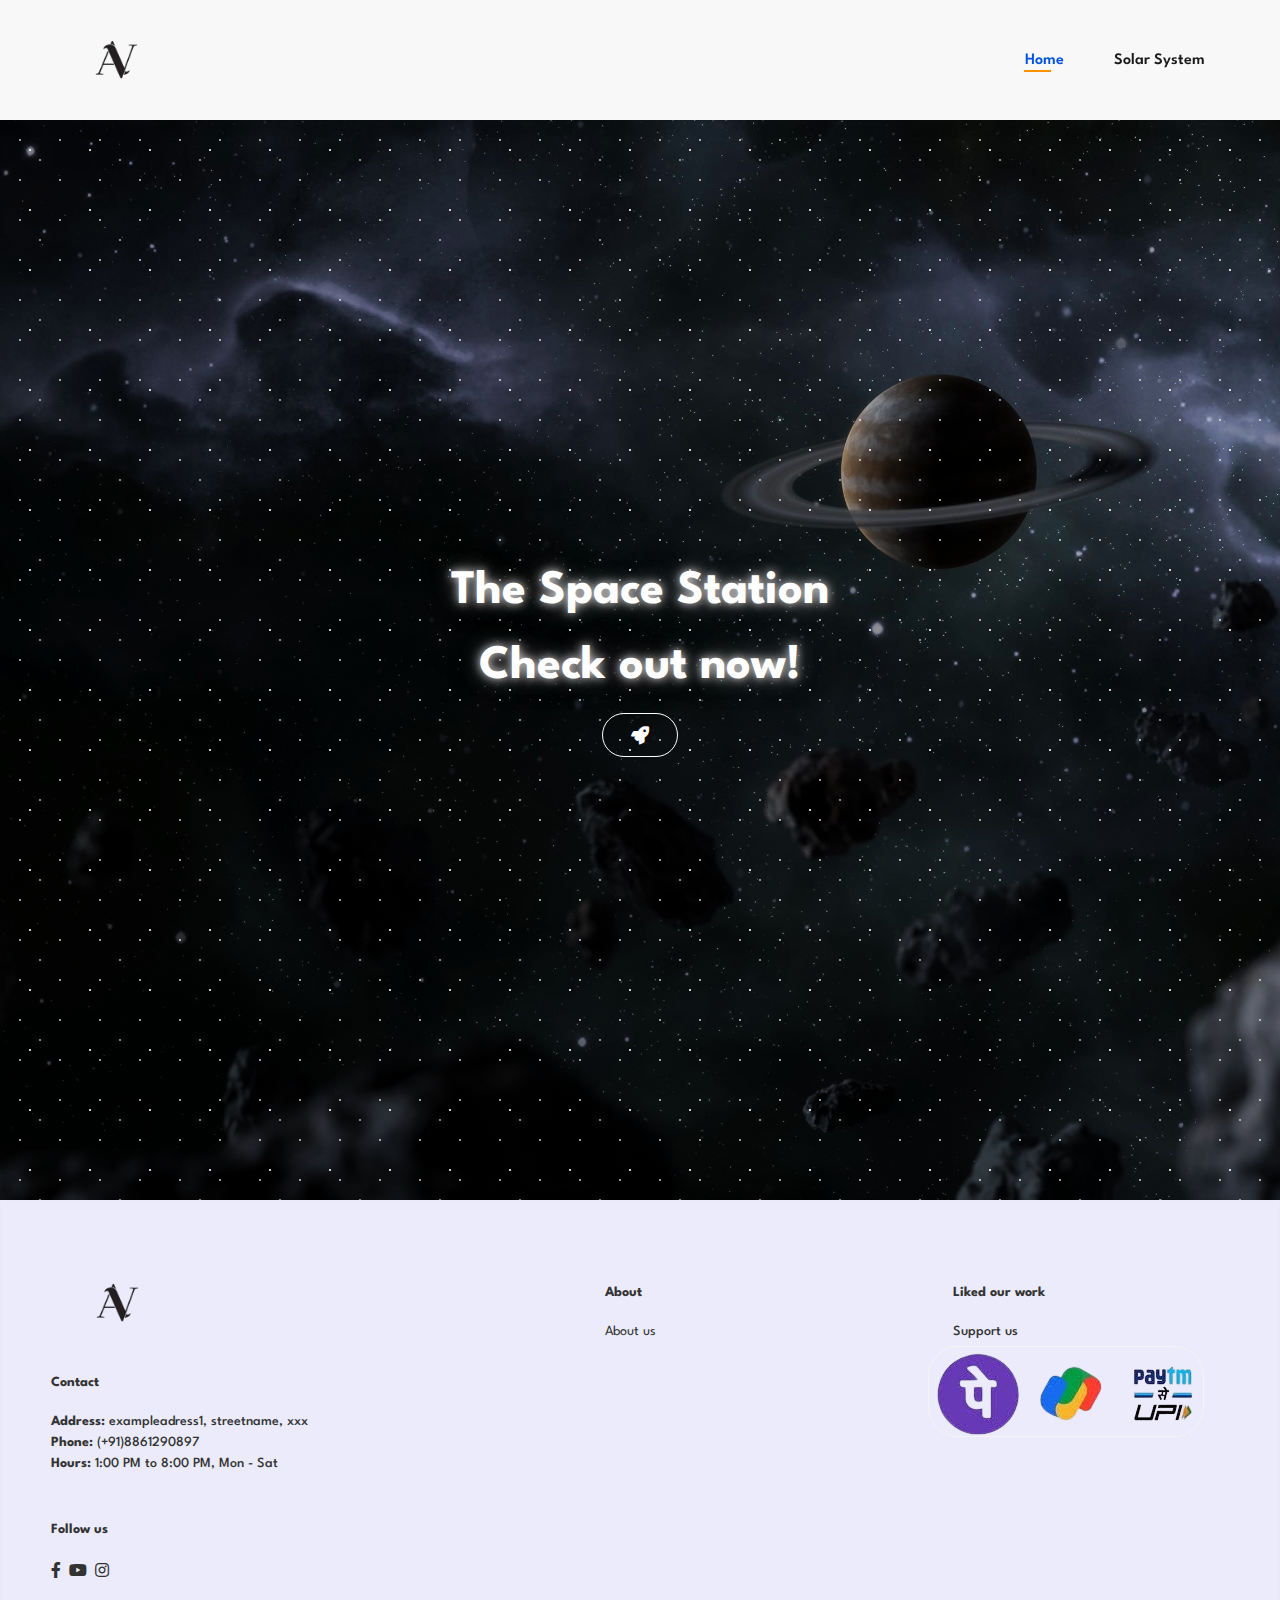
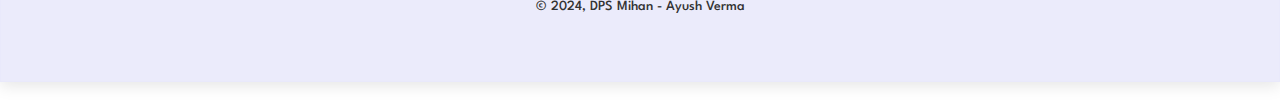
<file: index.html>
<!DOCTYPE html>
<html lang="en">
<head>
    <meta charset="UTF-8">
    <meta http-equiv="X-UA-Compatible" content="IE-Edge">
    <meta name="viewport" content="width=device-width, initial-scale=1.0">
    <title>CTRL+ALT+DESIGN</title>
    <link rel="stylesheet" href="https://pro.fontawesome.com/releases/v5.15.4/css/all.css" />
    <link rel="stylesheet" href="style.css">
</head>

<body>
    <section id="header">  
        <a href="#"><img src="img/logo.png" class="logo" alt=""></a> 

        <div> 
            <ul id="navbar">
                <li><a class = "active" href="index.html">Home</a></li>
                <li><a href="sl.html">Solar System</a></li>

                <a href="#" id="close"><i class="far fa-times"></i></a>
            </ul>
        </div>

        <div id="mobile">
            <i id="bar" class="fas fa-bars"></i>
            
        </div>

    </section>     

    <section id="hero">
        <div class="stars"></div>
        <h1 class="flicker-text1">The Space Station</h1>
        <h2 class="flicker-text1">Check out now!</h2>
        <a href="sl.html" class="btn"><i class="fas fa-rocket"></i></a>
    </section>

    <footer class="section-p1">
        <div class="col">
            <img class="logo" src="img/logo.png" alt="">
            <h4>Contact</h4>
            <p><strong>Address:</strong> exampleadress1, streetname, xxx</p>
            <p><strong>Phone:</strong> (+91)8861290897</p>
            <p><strong>Hours:</strong> 1:00 PM to 8:00 PM, Mon - Sat </p>
            <div class="follow">
                <h4>Follow us</h4>
                <div class="icon">
                    <i class="fab fa-facebook-f"></i>
                    <i class="fab fa-youtube"></i>
                    <i class="fab fa-instagram"></i>
                </div>
            </div>
        </div>
        
        <div class="col">
        <h4>About</h4>
        <a href="#">About us</a>
        </div>

        <div class="colpay">
        <h4>Liked our work</h4>
        <p>Support us</p>
        <img class="pay" src="img/pay.png" alt="">
        </div>

        <div class="copyright">
            <p>© 2024, DPS Mihan - Ayush Verma</p>
        </div>
    </footer>

    <script src="script.js"></script>

</body>
</html>
</file>
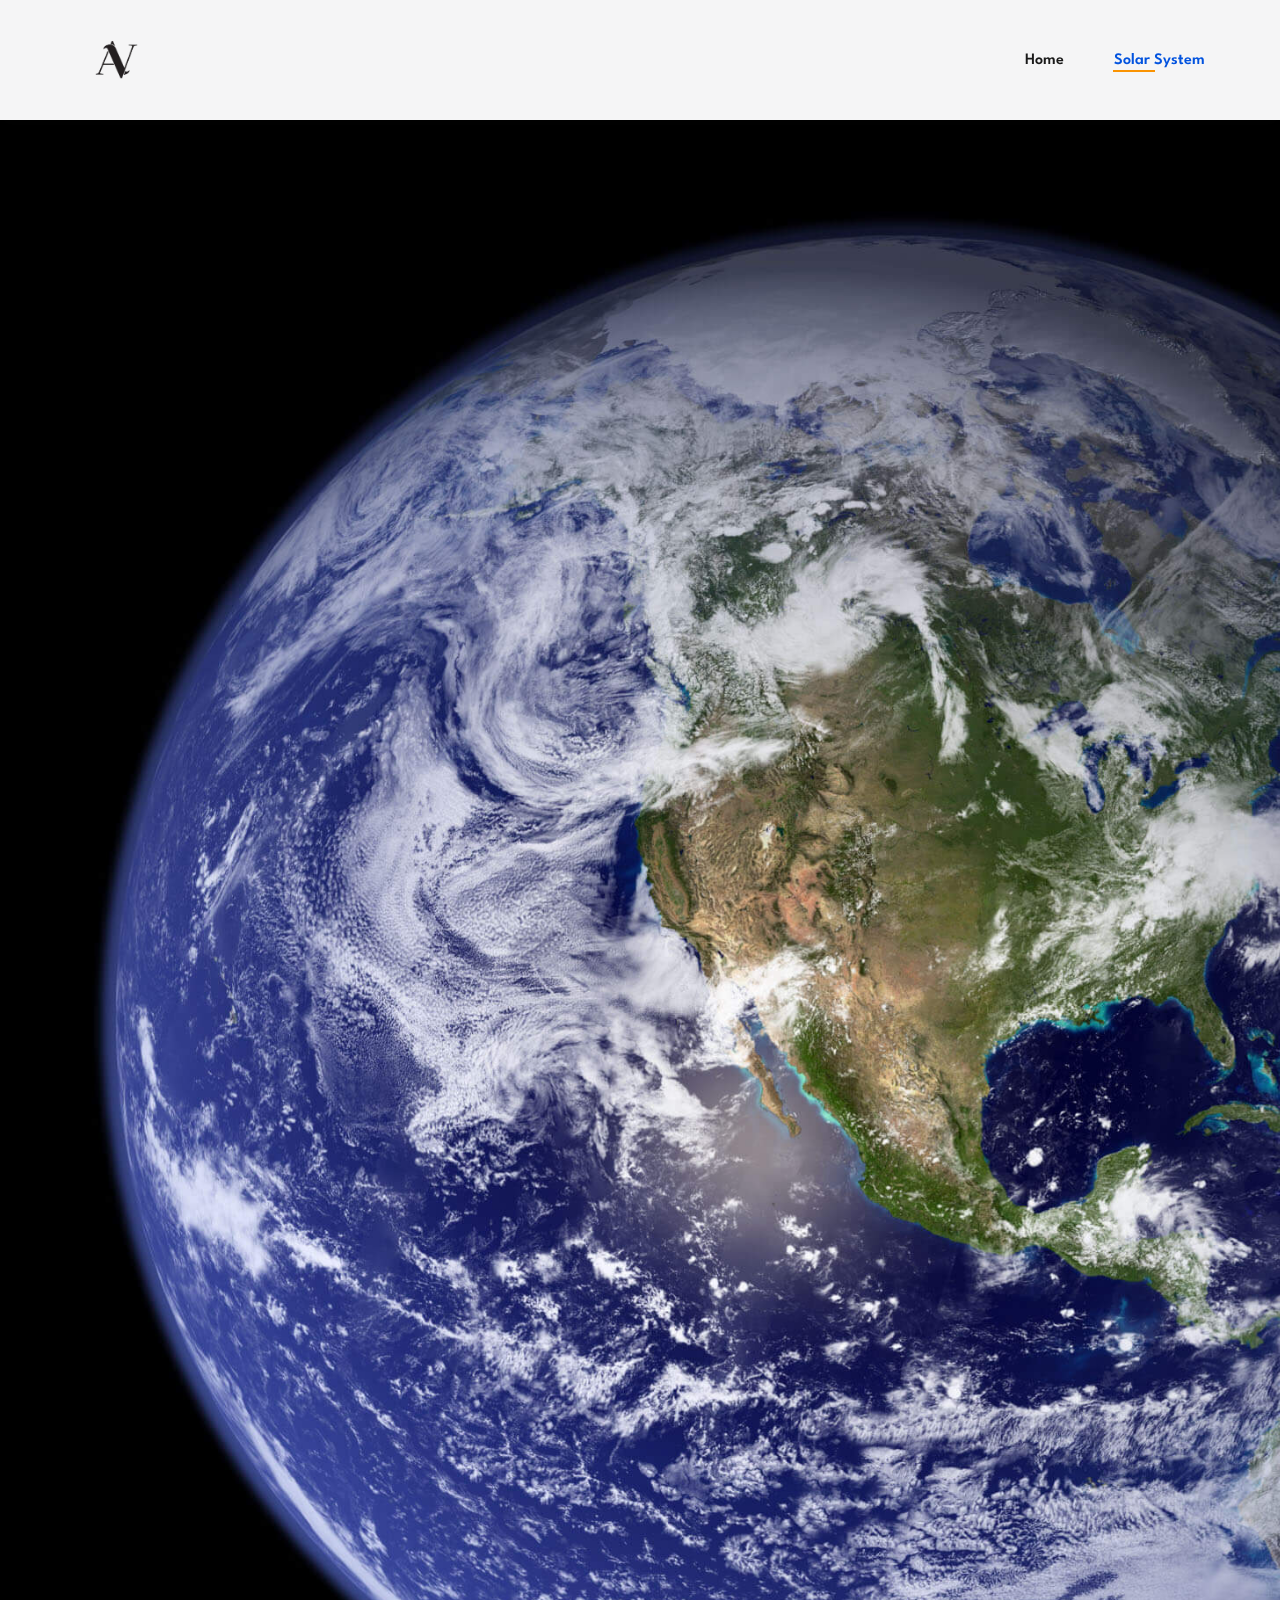
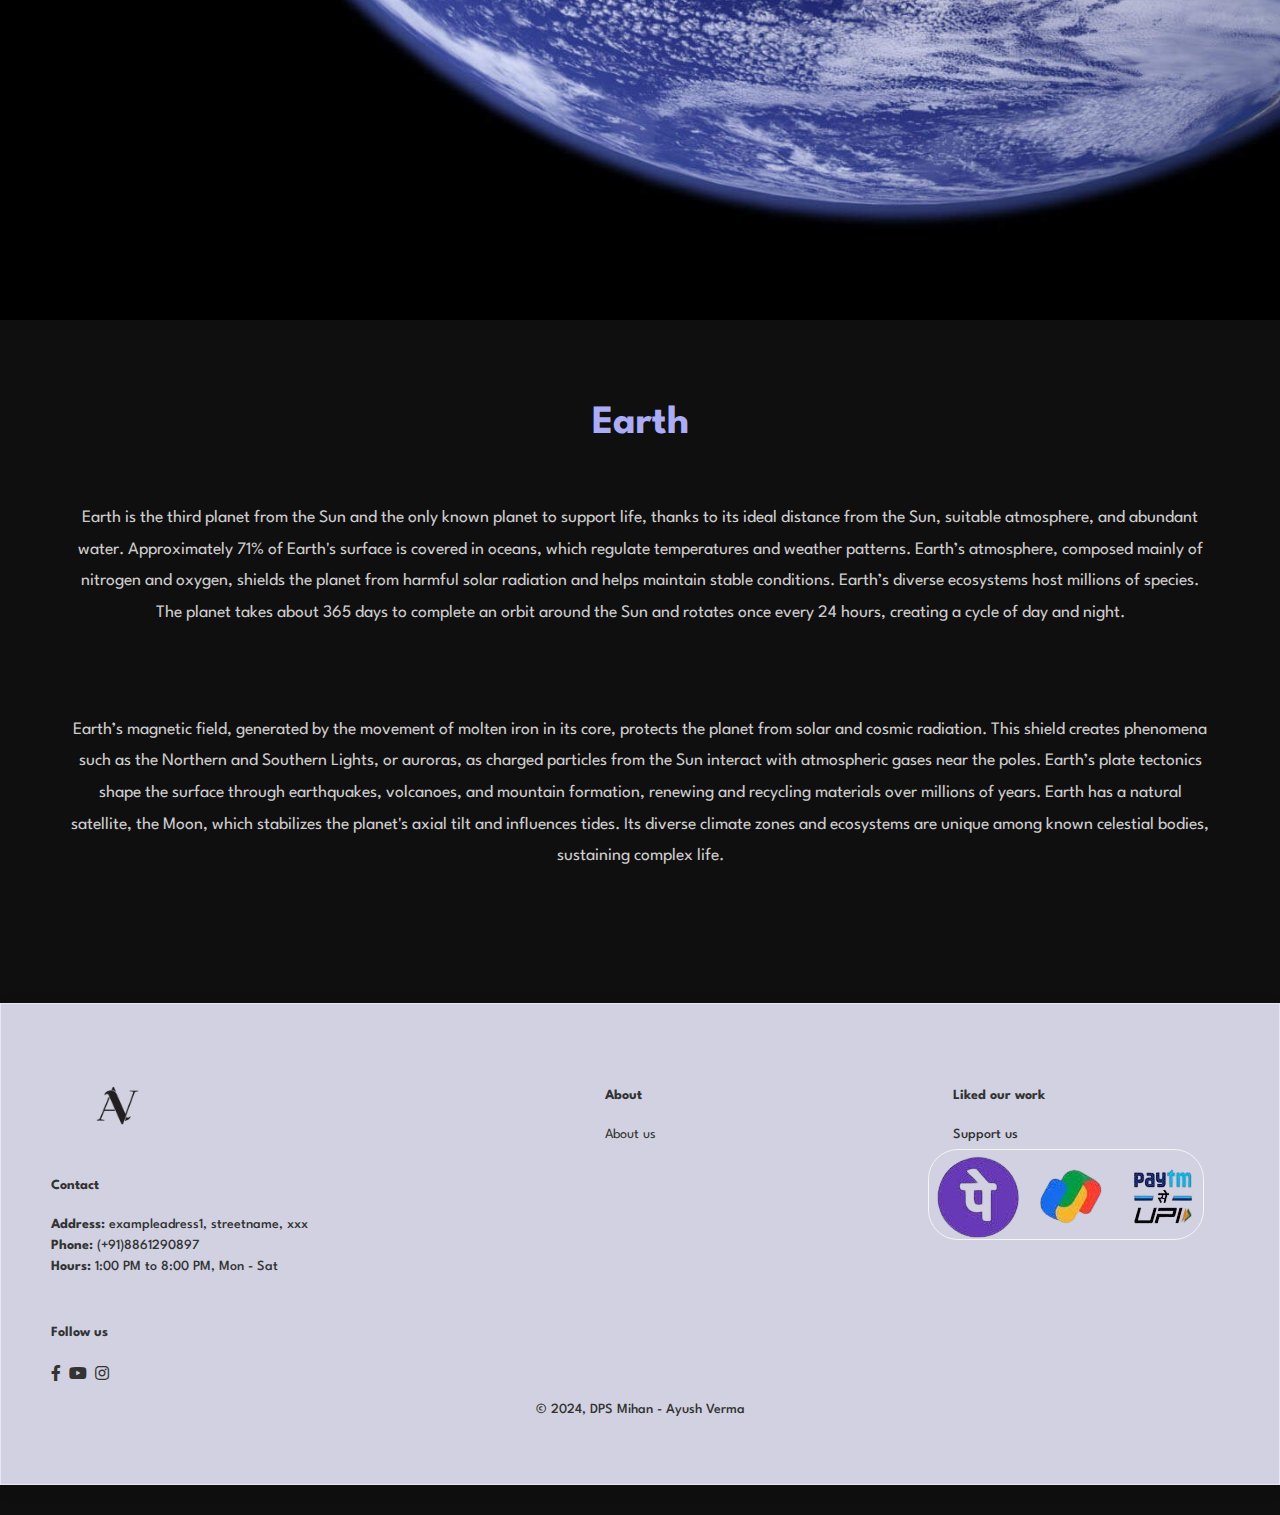
<file: earth.html>
<!DOCTYPE html>
<html lang="en">
<head>
    <meta charset="UTF-8">
    <meta http-equiv="X-UA-Compatible" content="IE-Edge">
    <meta name="viewport" content="width=device-width, initial-scale=1.0">
    <title>CTRL+ALT+DESIGN</title>
    <link rel="stylesheet" href="https://pro.fontawesome.com/releases/v5.15.4/css/all.css" />
    <link rel="stylesheet" href="style.css">
</head>

<body class="body-pro">

    <section id="header">  
        <a href="#"><img src="img/logo.png" class="logo" alt=""></a> 

        <div> 
            <ul id="navbar">
                <li><a href="index.html">Home</a></li>
                <li><a class = "active" href="sl.html">Solar System</a></li>
                <a href="#" id="close"><i class="far fa-times"></i></a>
            </ul>
        </div>

        <div id="mobile">
            <i id="bar" class="fas fa-bars"></i>
            
        </div>

    </section>     

    <section id="page-header-pro3">
    </section>

    <section id="product1" class="section-p1">
        <div class="pro-container">
            <h1>Earth</h1>
            <p>Earth is the third planet from the Sun and the only known planet to support life, thanks to its ideal distance from the Sun, suitable atmosphere, and abundant water. Approximately 71% of Earth's surface is covered in oceans, which regulate temperatures and weather patterns. Earth’s atmosphere, composed mainly of nitrogen and oxygen, shields the planet from harmful solar radiation and helps maintain stable conditions. Earth’s diverse ecosystems host millions of species. The planet takes about 365 days to complete an orbit around the Sun and rotates once every 24 hours, creating a cycle of day and night.</p>
            <p>Earth’s magnetic field, generated by the movement of molten iron in its core, protects the planet from solar and cosmic radiation. This shield creates phenomena such as the Northern and Southern Lights, or auroras, as charged particles from the Sun interact with atmospheric gases near the poles. Earth’s plate tectonics shape the surface through earthquakes, volcanoes, and mountain formation, renewing and recycling materials over millions of years. Earth has a natural satellite, the Moon, which stabilizes the planet's axial tilt and influences tides. Its diverse climate zones and ecosystems are unique among known celestial bodies, sustaining complex life.</p>
        </div>
    </section>

    <footer class="section-p1">
        <div class="col">
            <img class="logo" src="img/logo.png" alt="">
            <h4>Contact</h4>
            <p><strong>Address:</strong> exampleadress1, streetname, xxx</p>
            <p><strong>Phone:</strong> (+91)8861290897</p>
            <p><strong>Hours:</strong> 1:00 PM to 8:00 PM, Mon - Sat </p>
            <div class="follow">
                <h4>Follow us</h4>
                <div class="icon">
                    <i class="fab fa-facebook-f"></i>
                    <i class="fab fa-youtube"></i>
                    <i class="fab fa-instagram"></i>
                </div>
            </div>
        </div>
        
        <div class="col">
        <h4>About</h4>
        <a href="#">About us</a>
        </div>

        <div class="colpay">
        <h4>Liked our work</h4>
        <p>Support us</p>
        <img class="pay" src="img/pay.png" alt="">
        </div>

        <div class="copyright">
            <p>© 2024, DPS Mihan - Ayush Verma</p>
        </div>
    </footer>

    <script src="script.js"></script>

</body>
</html>
</file>
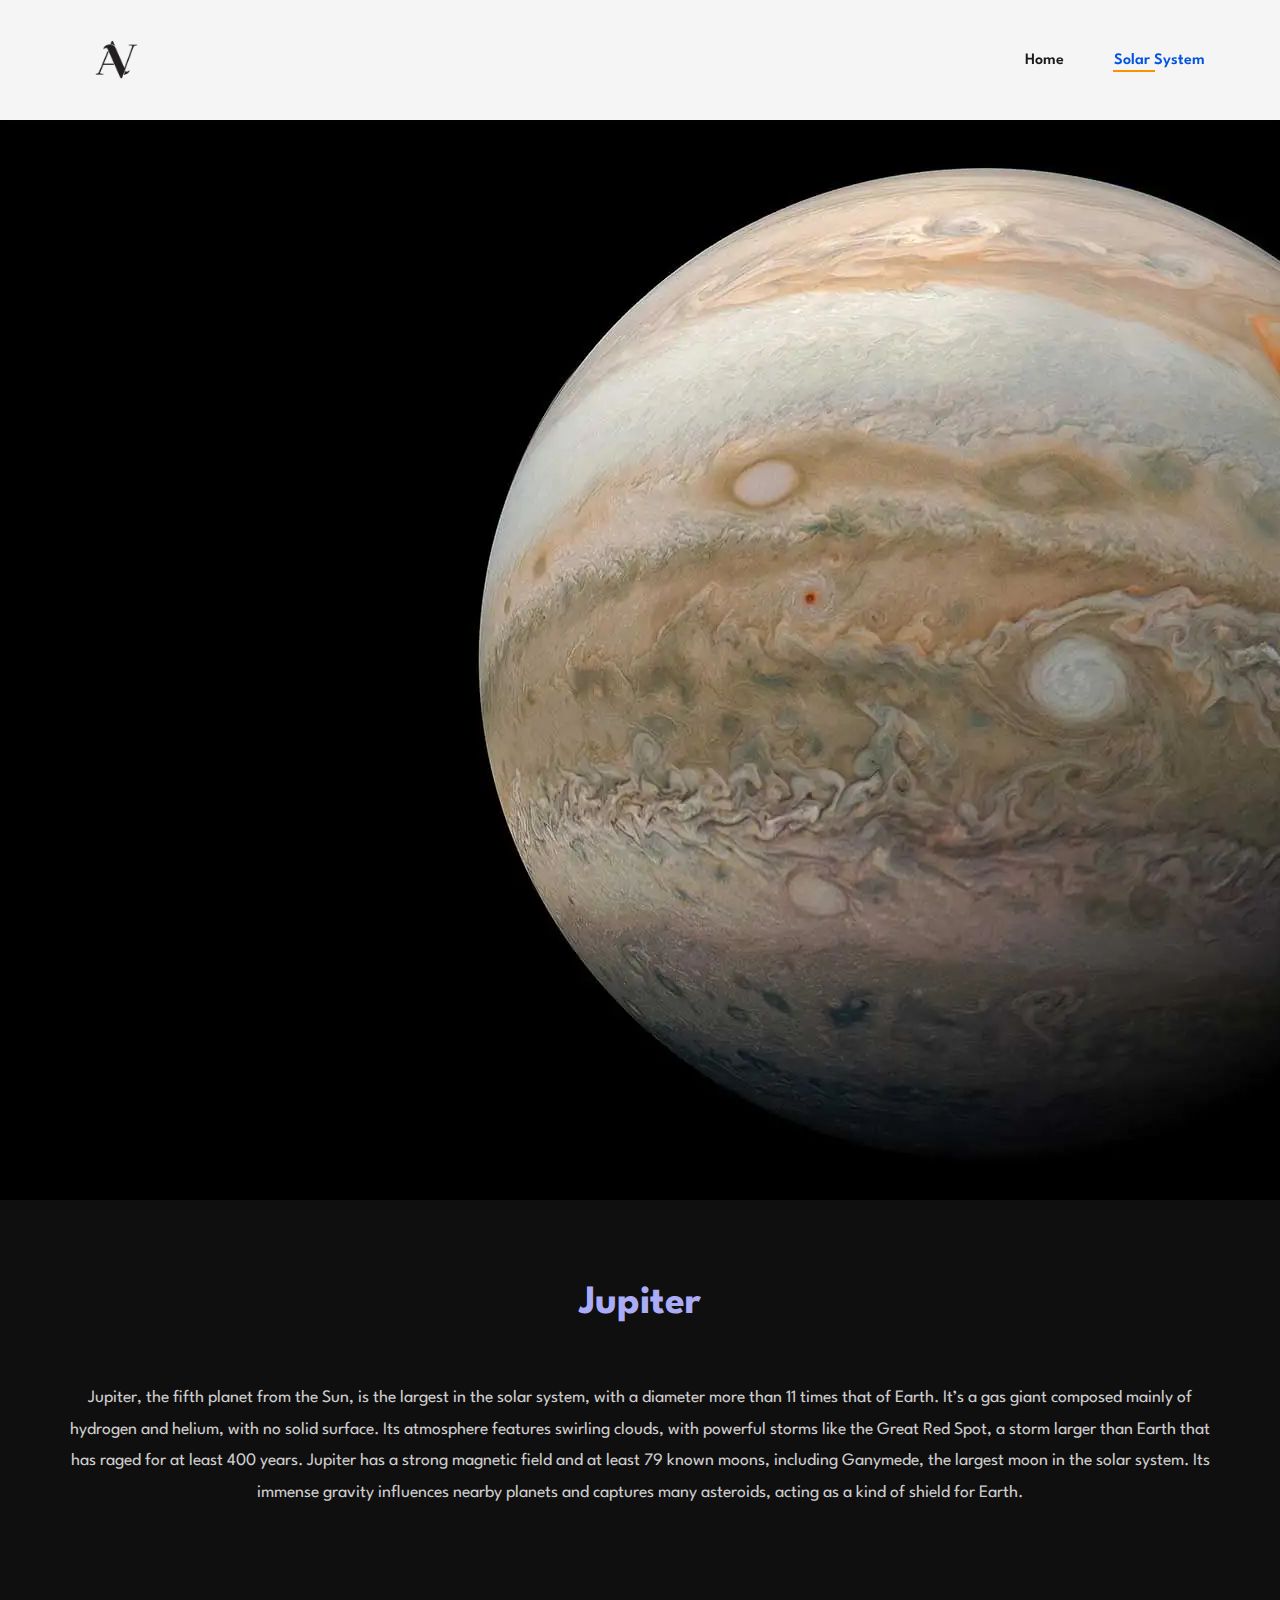
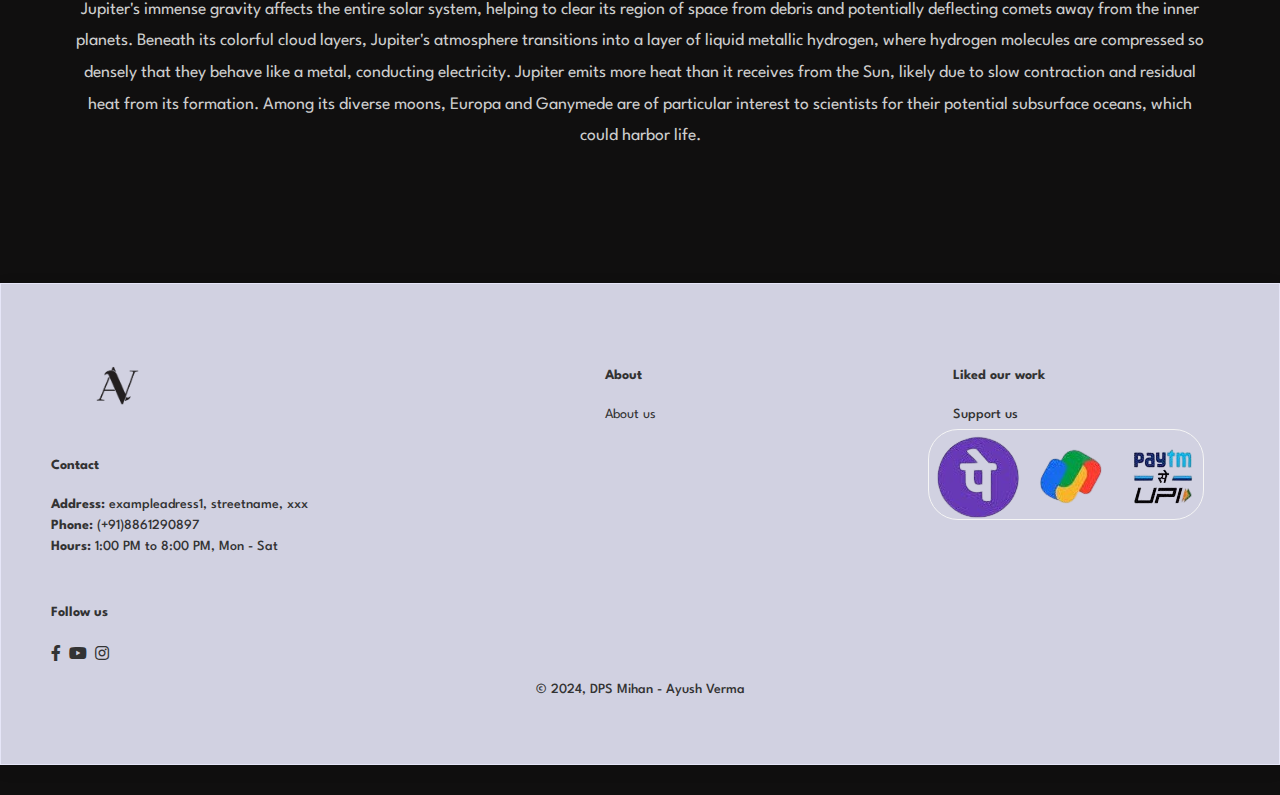
<file: jupiter.html>
<!DOCTYPE html>
<html lang="en">
<head>
    <meta charset="UTF-8">
    <meta http-equiv="X-UA-Compatible" content="IE-Edge">
    <meta name="viewport" content="width=device-width, initial-scale=1.0">
    <title>CTRL+ALT+DESIGN</title>
    <link rel="stylesheet" href="https://pro.fontawesome.com/releases/v5.15.4/css/all.css" />
    <link rel="stylesheet" href="style.css">
</head>

<body class="body-pro">

    <section id="header">  
        <a href="#"><img src="img/logo.png" class="logo" alt=""></a> 

        <div> 
            <ul id="navbar">
                <li><a href="index.html">Home</a></li>
                <li><a class = "active" href="sl.html">Solar System</a></li>
                <a href="#" id="close"><i class="far fa-times"></i></a>
            </ul>
        </div>

        <div id="mobile">
            <i id="bar" class="fas fa-bars"></i>
            
        </div>

    </section>     

    <section id="page-header-pro5">
    </section>

    <section id="product1" class="section-p1">
        <div class="pro-container">
            <h1>Jupiter</h1>
            <p>Jupiter, the fifth planet from the Sun, is the largest in the solar system, with a diameter more than 11 times that of Earth. It’s a gas giant composed mainly of hydrogen and helium, with no solid surface. Its atmosphere features swirling clouds, with powerful storms like the Great Red Spot, a storm larger than Earth that has raged for at least 400 years. Jupiter has a strong magnetic field and at least 79 known moons, including Ganymede, the largest moon in the solar system. Its immense gravity influences nearby planets and captures many asteroids, acting as a kind of shield for Earth.</p>
            <p>Jupiter's immense gravity affects the entire solar system, helping to clear its region of space from debris and potentially deflecting comets away from the inner planets. Beneath its colorful cloud layers, Jupiter's atmosphere transitions into a layer of liquid metallic hydrogen, where hydrogen molecules are compressed so densely that they behave like a metal, conducting electricity. Jupiter emits more heat than it receives from the Sun, likely due to slow contraction and residual heat from its formation. Among its diverse moons, Europa and Ganymede are of particular interest to scientists for their potential subsurface oceans, which could harbor life.</p>
        </div>
    </section>

    <footer class="section-p1">
        <div class="col">
            <img class="logo" src="img/logo.png" alt="">
            <h4>Contact</h4>
            <p><strong>Address:</strong> exampleadress1, streetname, xxx</p>
            <p><strong>Phone:</strong> (+91)8861290897</p>
            <p><strong>Hours:</strong> 1:00 PM to 8:00 PM, Mon - Sat </p>
            <div class="follow">
                <h4>Follow us</h4>
                <div class="icon">
                    <i class="fab fa-facebook-f"></i>
                    <i class="fab fa-youtube"></i>
                    <i class="fab fa-instagram"></i>
                </div>
            </div>
        </div>
        
        <div class="col">
        <h4>About</h4>
        <a href="#">About us</a>
        </div>

        <div class="colpay">
        <h4>Liked our work</h4>
        <p>Support us</p>
        <img class="pay" src="img/pay.png" alt="">
        </div>

        <div class="copyright">
            <p>© 2024, DPS Mihan - Ayush Verma</p>
        </div>
    </footer>

    <script src="script.js"></script>

</body>
</html>
</file>
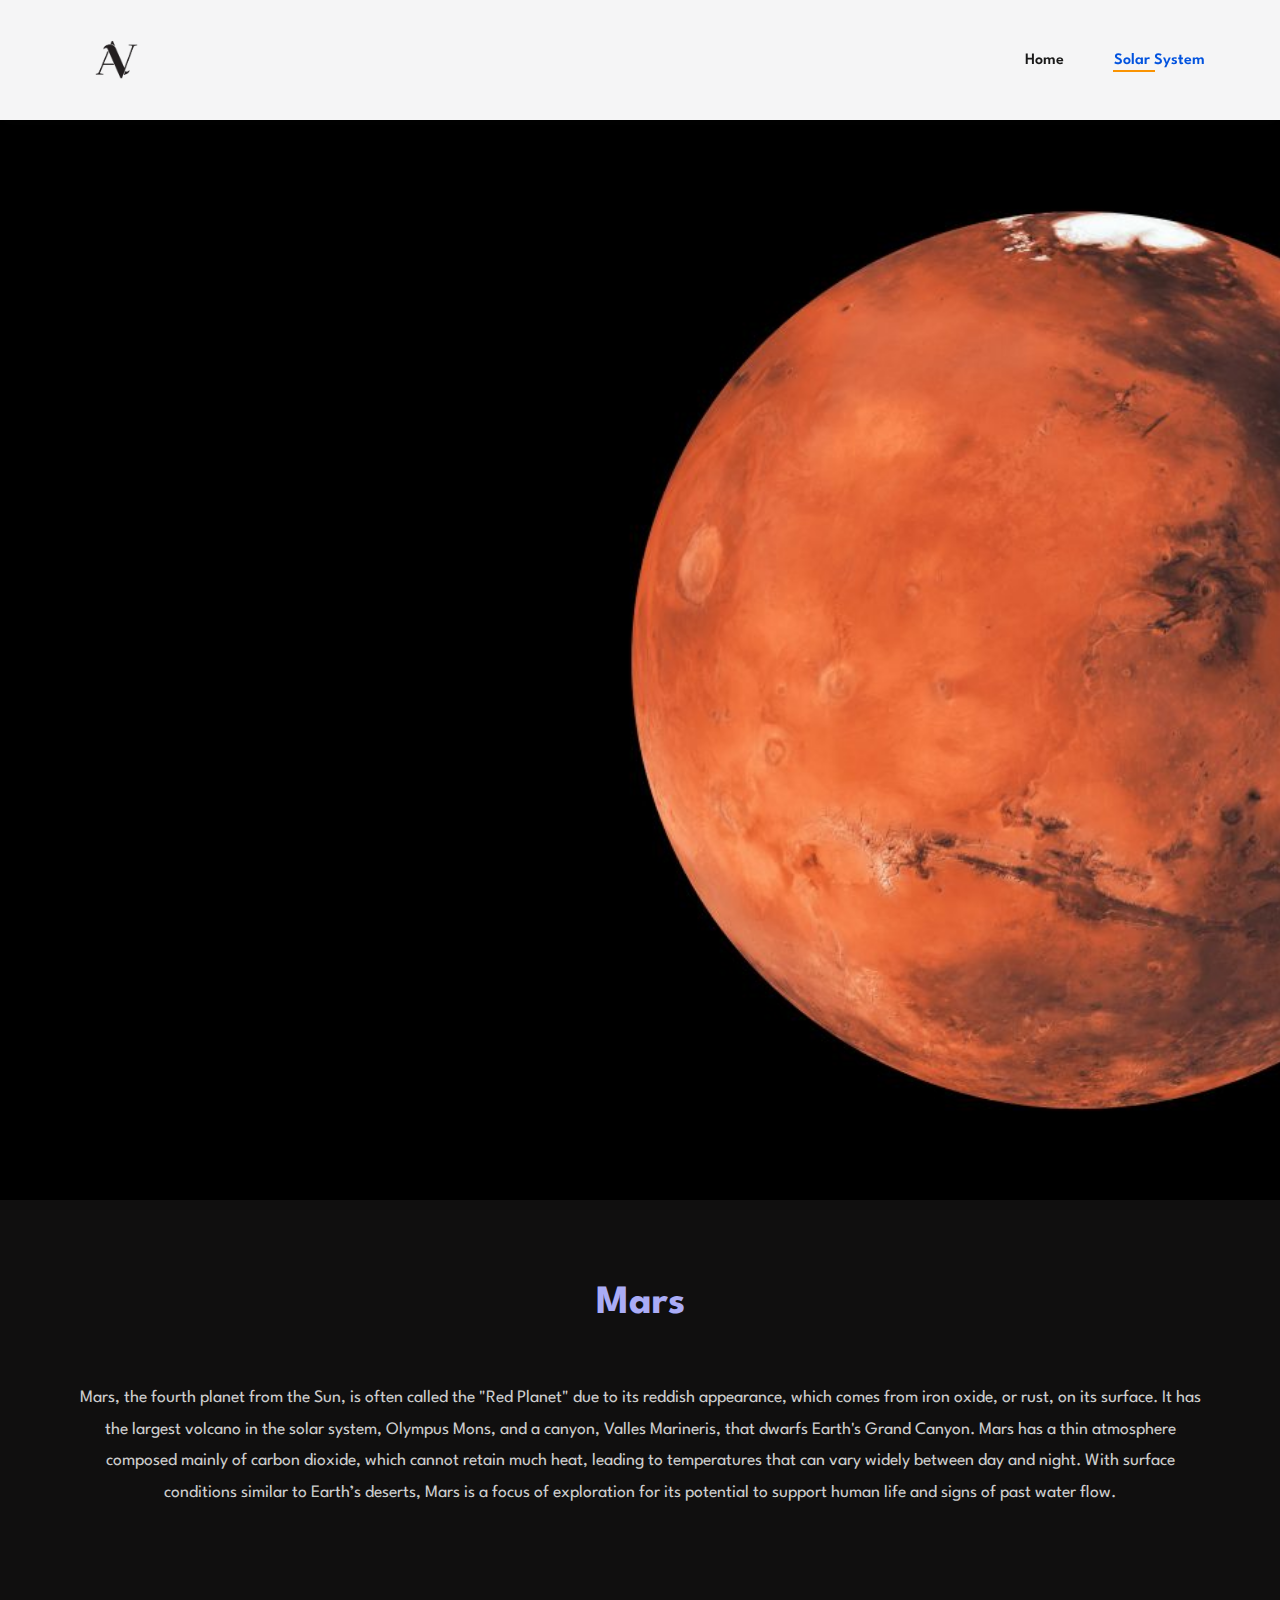
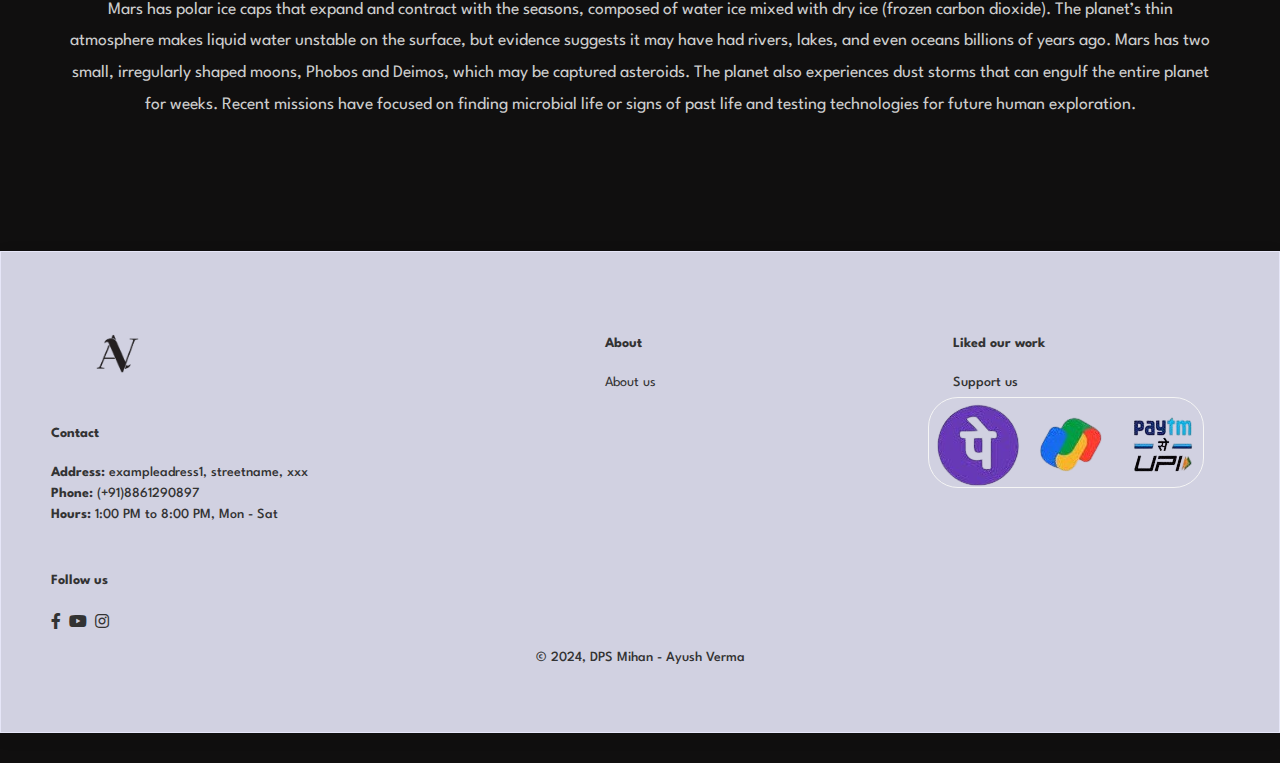
<file: mars.html>
<!DOCTYPE html>
<html lang="en">
<head>
    <meta charset="UTF-8">
    <meta http-equiv="X-UA-Compatible" content="IE-Edge">
    <meta name="viewport" content="width=device-width, initial-scale=1.0">
    <title>CTRL+ALT+DESIGN</title>
    <link rel="stylesheet" href="https://pro.fontawesome.com/releases/v5.15.4/css/all.css" />
    <link rel="stylesheet" href="style.css">
</head>

<body class="body-pro">

    <section id="header">  
        <a href="#"><img src="img/logo.png" class="logo" alt=""></a> 

        <div> 
            <ul id="navbar">
                <li><a href="index.html">Home</a></li>
                <li><a class = "active" href="sl.html">Solar System</a></li>
                <a href="#" id="close"><i class="far fa-times"></i></a>
            </ul>
        </div>

        <div id="mobile">
            <i id="bar" class="fas fa-bars"></i>
            
        </div>

    </section>     

    <section id="page-header-pro4">
    </section>

    <section id="product1" class="section-p1">
        <div class="pro-container">
            <h1>Mars</h1>
            <p>Mars, the fourth planet from the Sun, is often called the "Red Planet" due to its reddish appearance, which comes from iron oxide, or rust, on its surface. It has the largest volcano in the solar system, Olympus Mons, and a canyon, Valles Marineris, that dwarfs Earth's Grand Canyon. Mars has a thin atmosphere composed mainly of carbon dioxide, which cannot retain much heat, leading to temperatures that can vary widely between day and night. With surface conditions similar to Earth’s deserts, Mars is a focus of exploration for its potential to support human life and signs of past water flow.</p>
            <p>Mars has polar ice caps that expand and contract with the seasons, composed of water ice mixed with dry ice (frozen carbon dioxide). The planet’s thin atmosphere makes liquid water unstable on the surface, but evidence suggests it may have had rivers, lakes, and even oceans billions of years ago. Mars has two small, irregularly shaped moons, Phobos and Deimos, which may be captured asteroids. The planet also experiences dust storms that can engulf the entire planet for weeks. Recent missions have focused on finding microbial life or signs of past life and testing technologies for future human exploration.</p>
        </div>
    </section>

    <footer class="section-p1">
        <div class="col">
            <img class="logo" src="img/logo.png" alt="">
            <h4>Contact</h4>
            <p><strong>Address:</strong> exampleadress1, streetname, xxx</p>
            <p><strong>Phone:</strong> (+91)8861290897</p>
            <p><strong>Hours:</strong> 1:00 PM to 8:00 PM, Mon - Sat </p>
            <div class="follow">
                <h4>Follow us</h4>
                <div class="icon">
                    <i class="fab fa-facebook-f"></i>
                    <i class="fab fa-youtube"></i>
                    <i class="fab fa-instagram"></i>
                </div>
            </div>
        </div>
        
        <div class="col">
        <h4>About</h4>
        <a href="#">About us</a>
        </div>

        <div class="colpay">
        <h4>Liked our work</h4>
        <p>Support us</p>
        <img class="pay" src="img/pay.png" alt="">
        </div>

        <div class="copyright">
            <p>© 2024, DPS Mihan - Ayush Verma</p>
        </div>
    </footer>

    <script src="script.js"></script>

</body>
</html>
</file>
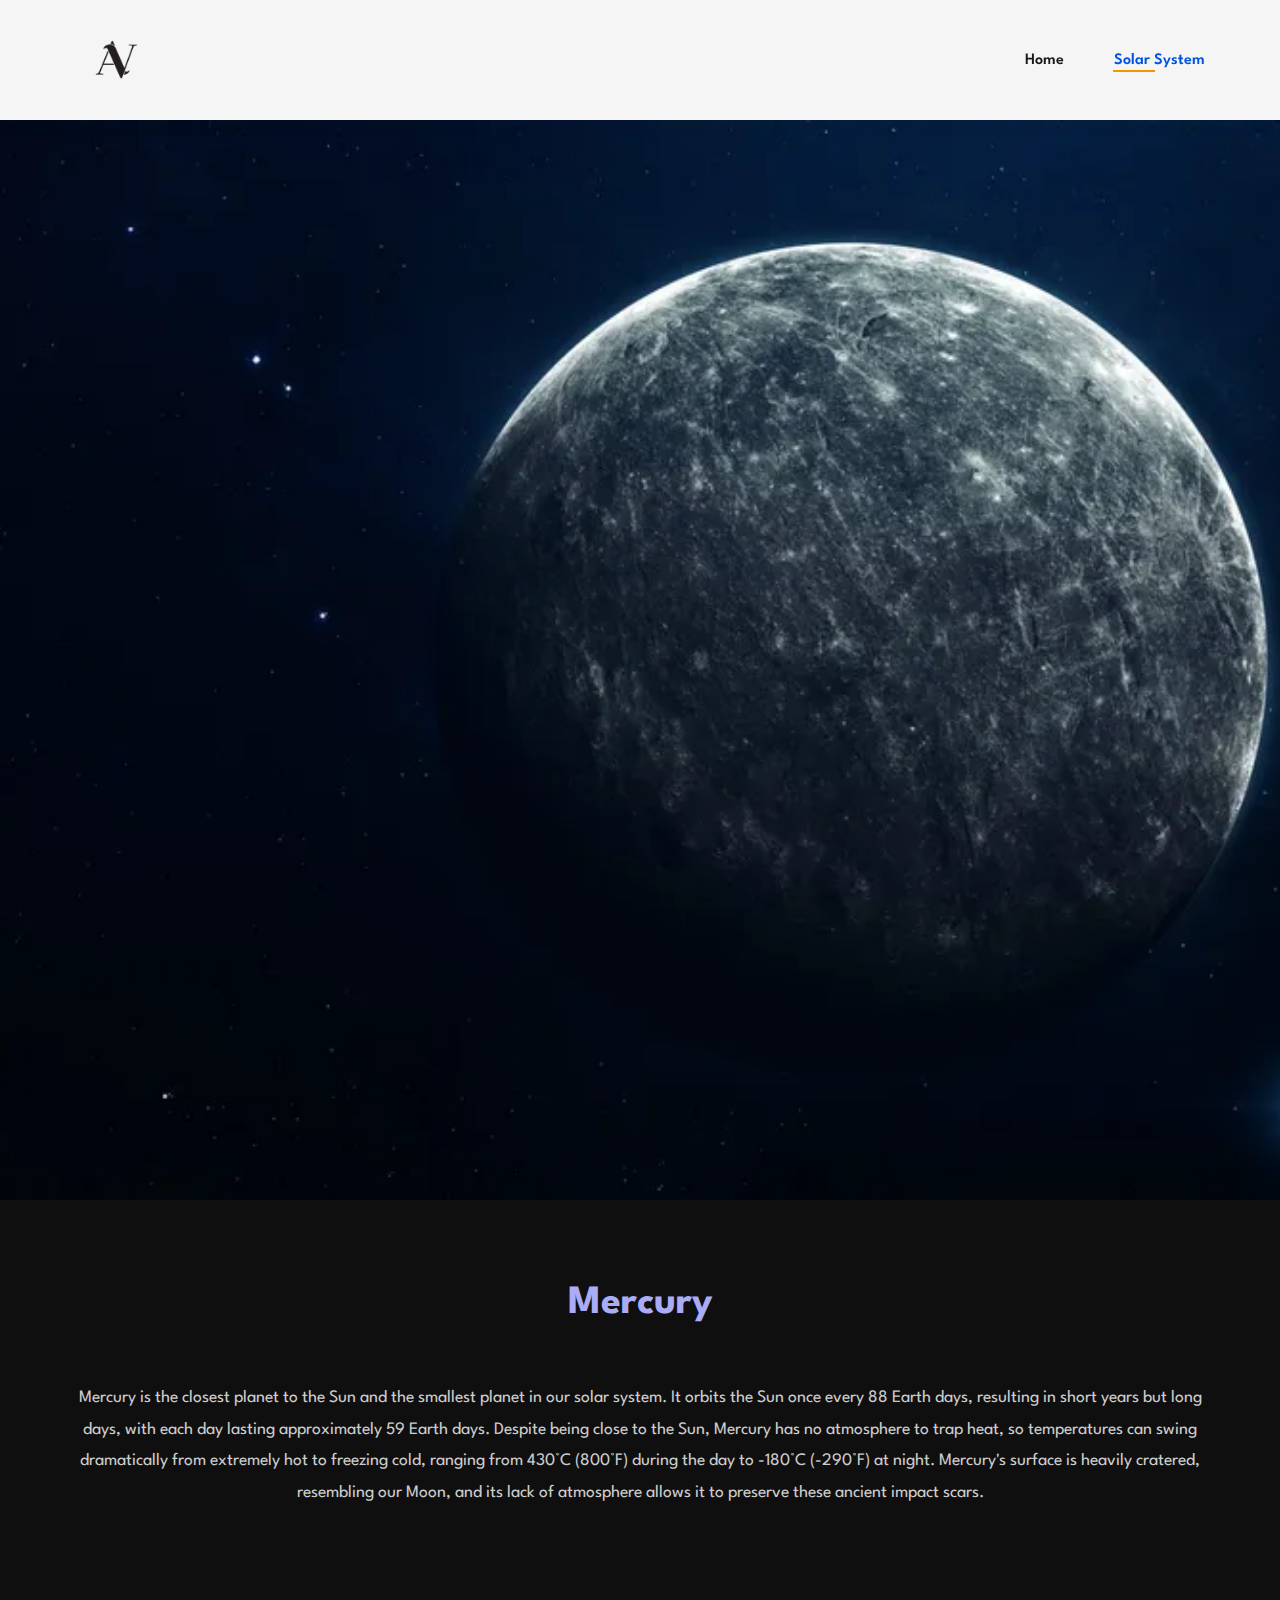
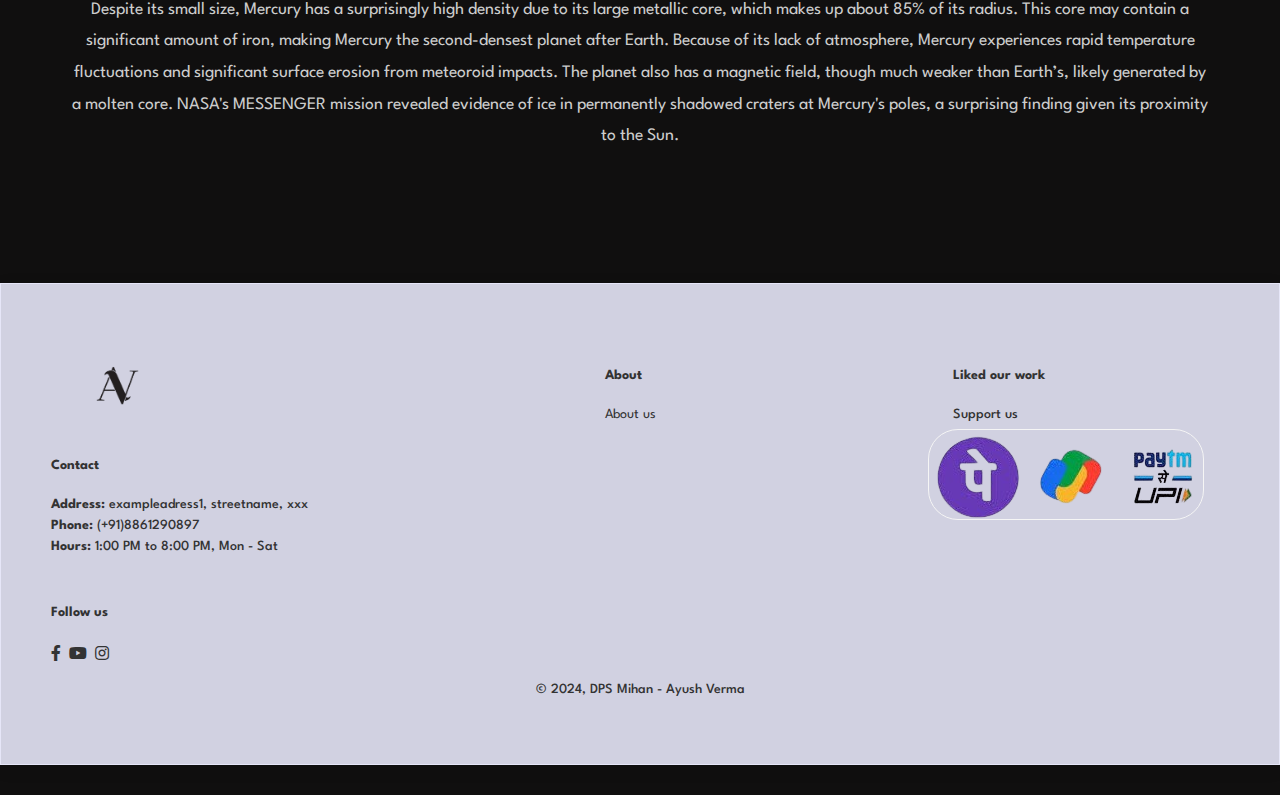
<file: mercury.html>
<!DOCTYPE html>
<html lang="en">
<head>
    <meta charset="UTF-8">
    <meta http-equiv="X-UA-Compatible" content="IE-Edge">
    <meta name="viewport" content="width=device-width, initial-scale=1.0">
    <title>CTRL+ALT+DESIGN</title>
    <link rel="stylesheet" href="https://pro.fontawesome.com/releases/v5.15.4/css/all.css" />
    <link rel="stylesheet" href="style.css">
</head>

<body class="body-pro">

    <section id="header">  
        <a href="#"><img src="img/logo.png" class="logo" alt=""></a> 

        <div> 
            <ul id="navbar">
                <li><a href="index.html">Home</a></li>
                <li><a class = "active" href="sl.html">Solar System</a></li>
                <a href="#" id="close"><i class="far fa-times"></i></a>
            </ul>
        </div>

        <div id="mobile">
            <i id="bar" class="fas fa-bars"></i>
            
        </div>

    </section>     

    <section id="page-header-pro1">
    </section>

    <section id="product1" class="section-p1">
        <div class="pro-container">
            <h1>Mercury</h1>
            <p>Mercury is the closest planet to the Sun and the smallest planet in our solar system. It orbits the Sun once every 88 Earth days, resulting in short years but long days, with each day lasting approximately 59 Earth days. Despite being close to the Sun, Mercury has no atmosphere to trap heat, so temperatures can swing dramatically from extremely hot to freezing cold, ranging from 430°C (800°F) during the day to -180°C (-290°F) at night. Mercury's surface is heavily cratered, resembling our Moon, and its lack of atmosphere allows it to preserve these ancient impact scars.</p>
            <p>Despite its small size, Mercury has a surprisingly high density due to its large metallic core, which makes up about 85% of its radius. This core may contain a significant amount of iron, making Mercury the second-densest planet after Earth. Because of its lack of atmosphere, Mercury experiences rapid temperature fluctuations and significant surface erosion from meteoroid impacts. The planet also has a magnetic field, though much weaker than Earth’s, likely generated by a molten core. NASA's MESSENGER mission revealed evidence of ice in permanently shadowed craters at Mercury's poles, a surprising finding given its proximity to the Sun.
            </p>
        </div>
    </section>

    <footer class="section-p1">
        <div class="col">
            <img class="logo" src="img/logo.png" alt="">
            <h4>Contact</h4>
            <p><strong>Address:</strong> exampleadress1, streetname, xxx</p>
            <p><strong>Phone:</strong> (+91)8861290897</p>
            <p><strong>Hours:</strong> 1:00 PM to 8:00 PM, Mon - Sat </p>
            <div class="follow">
                <h4>Follow us</h4>
                <div class="icon">
                    <i class="fab fa-facebook-f"></i>
                    <i class="fab fa-youtube"></i>
                    <i class="fab fa-instagram"></i>
                </div>
            </div>
        </div>
        
        <div class="col">
        <h4>About</h4>
        <a href="#">About us</a>
        </div>

        <div class="colpay">
        <h4>Liked our work</h4>
        <p>Support us</p>
        <img class="pay" src="img/pay.png" alt="">
        </div>

        <div class="copyright">
            <p>© 2024, DPS Mihan - Ayush Verma</p>
        </div>
    </footer>

    <script src="script.js"></script>

</body>
</html>
</file>
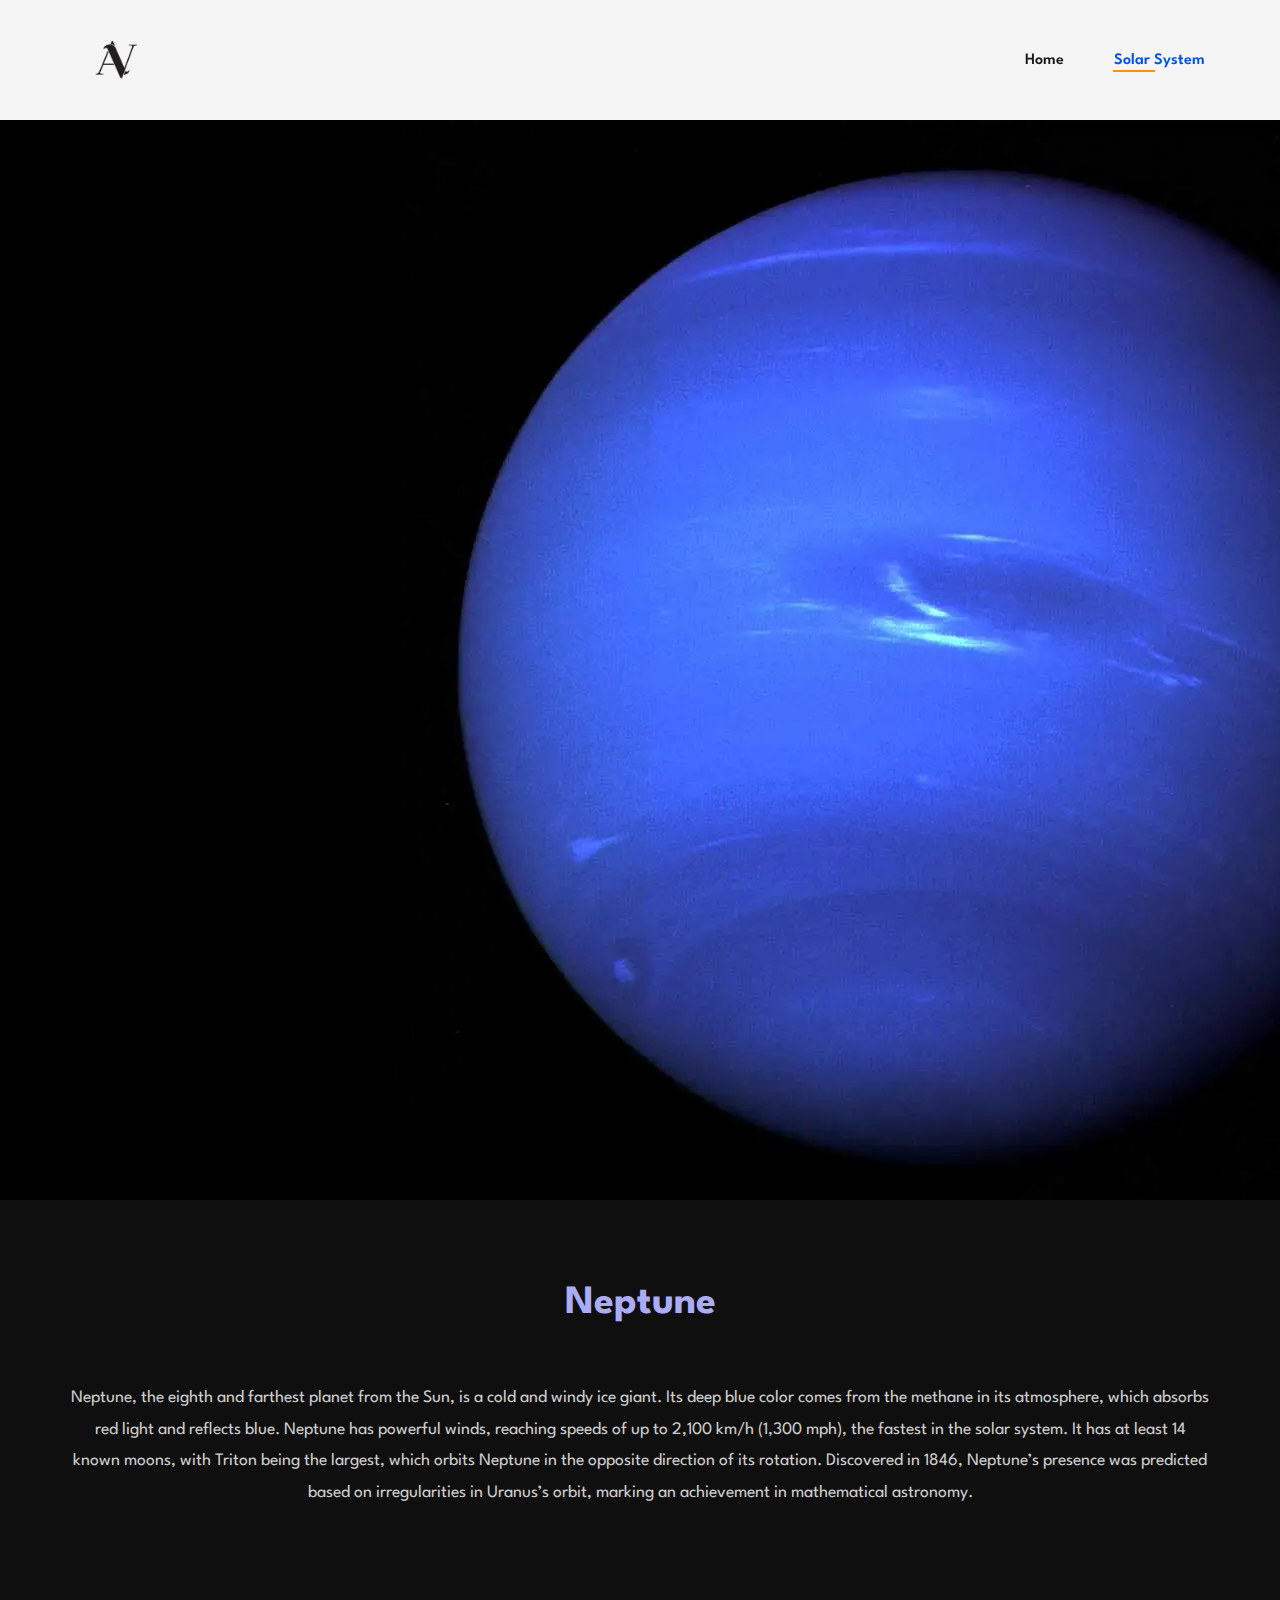
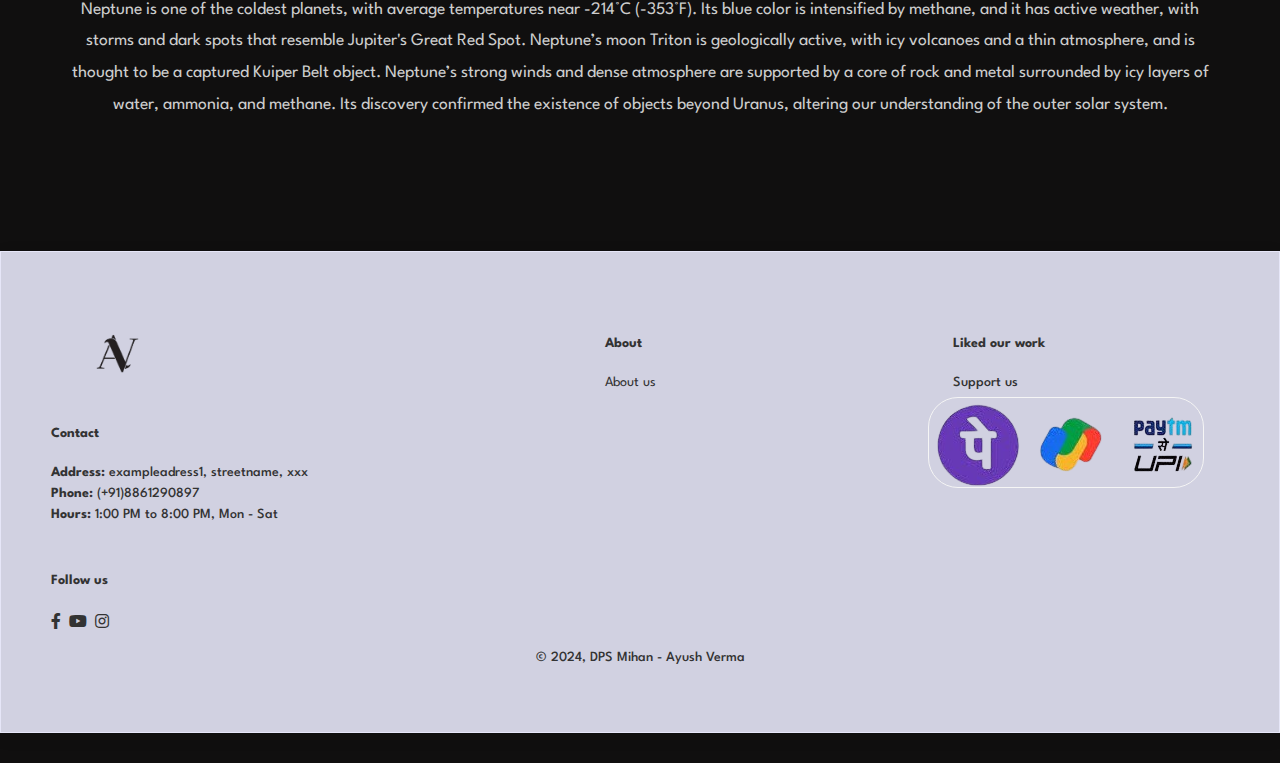
<file: neptune.html>
<!DOCTYPE html>
<html lang="en">
<head>
    <meta charset="UTF-8">
    <meta http-equiv="X-UA-Compatible" content="IE-Edge">
    <meta name="viewport" content="width=device-width, initial-scale=1.0">
    <title>CTRL+ALT+DESIGN</title>
    <link rel="stylesheet" href="https://pro.fontawesome.com/releases/v5.15.4/css/all.css" />
    <link rel="stylesheet" href="style.css">
</head>

<body class="body-pro">

    <section id="header">  
        <a href="#"><img src="img/logo.png" class="logo" alt=""></a> 

        <div> 
            <ul id="navbar">
                <li><a href="index.html">Home</a></li>
                <li><a class = "active" href="sl.html">Solar System</a></li>
                <a href="#" id="close"><i class="far fa-times"></i></a>
            </ul>
        </div>

        <div id="mobile">
            <i id="bar" class="fas fa-bars"></i>
            
        </div>

    </section>     

    <section id="page-header-pro8">
    </section>

    <section id="product1" class="section-p1">
        <div class="pro-container">
            <h1>Neptune</h1>
            <p>Neptune, the eighth and farthest planet from the Sun, is a cold and windy ice giant. Its deep blue color comes from the methane in its atmosphere, which absorbs red light and reflects blue. Neptune has powerful winds, reaching speeds of up to 2,100 km/h (1,300 mph), the fastest in the solar system. It has at least 14 known moons, with Triton being the largest, which orbits Neptune in the opposite direction of its rotation. Discovered in 1846, Neptune’s presence was predicted based on irregularities in Uranus’s orbit, marking an achievement in mathematical astronomy.</p>
            <p>Neptune is one of the coldest planets, with average temperatures near -214°C (-353°F). Its blue color is intensified by methane, and it has active weather, with storms and dark spots that resemble Jupiter's Great Red Spot. Neptune’s moon Triton is geologically active, with icy volcanoes and a thin atmosphere, and is thought to be a captured Kuiper Belt object. Neptune’s strong winds and dense atmosphere are supported by a core of rock and metal surrounded by icy layers of water, ammonia, and methane. Its discovery confirmed the existence of objects beyond Uranus, altering our understanding of the outer solar system.</p>
        </div>
    </section>

    <footer class="section-p1">
        <div class="col">
            <img class="logo" src="img/logo.png" alt="">
            <h4>Contact</h4>
            <p><strong>Address:</strong> exampleadress1, streetname, xxx</p>
            <p><strong>Phone:</strong> (+91)8861290897</p>
            <p><strong>Hours:</strong> 1:00 PM to 8:00 PM, Mon - Sat </p>
            <div class="follow">
                <h4>Follow us</h4>
                <div class="icon">
                    <i class="fab fa-facebook-f"></i>
                    <i class="fab fa-youtube"></i>
                    <i class="fab fa-instagram"></i>
                </div>
            </div>
        </div>
        
        <div class="col">
        <h4>About</h4>
        <a href="#">About us</a>
        </div>

        <div class="colpay">
        <h4>Liked our work</h4>
        <p>Support us</p>
        <img class="pay" src="img/pay.png" alt="">
        </div>

        <div class="copyright">
            <p>© 2024, DPS Mihan - Ayush Verma</p>
        </div>
    </footer>

    <script src="script.js"></script>

</body>
</html>
</file>
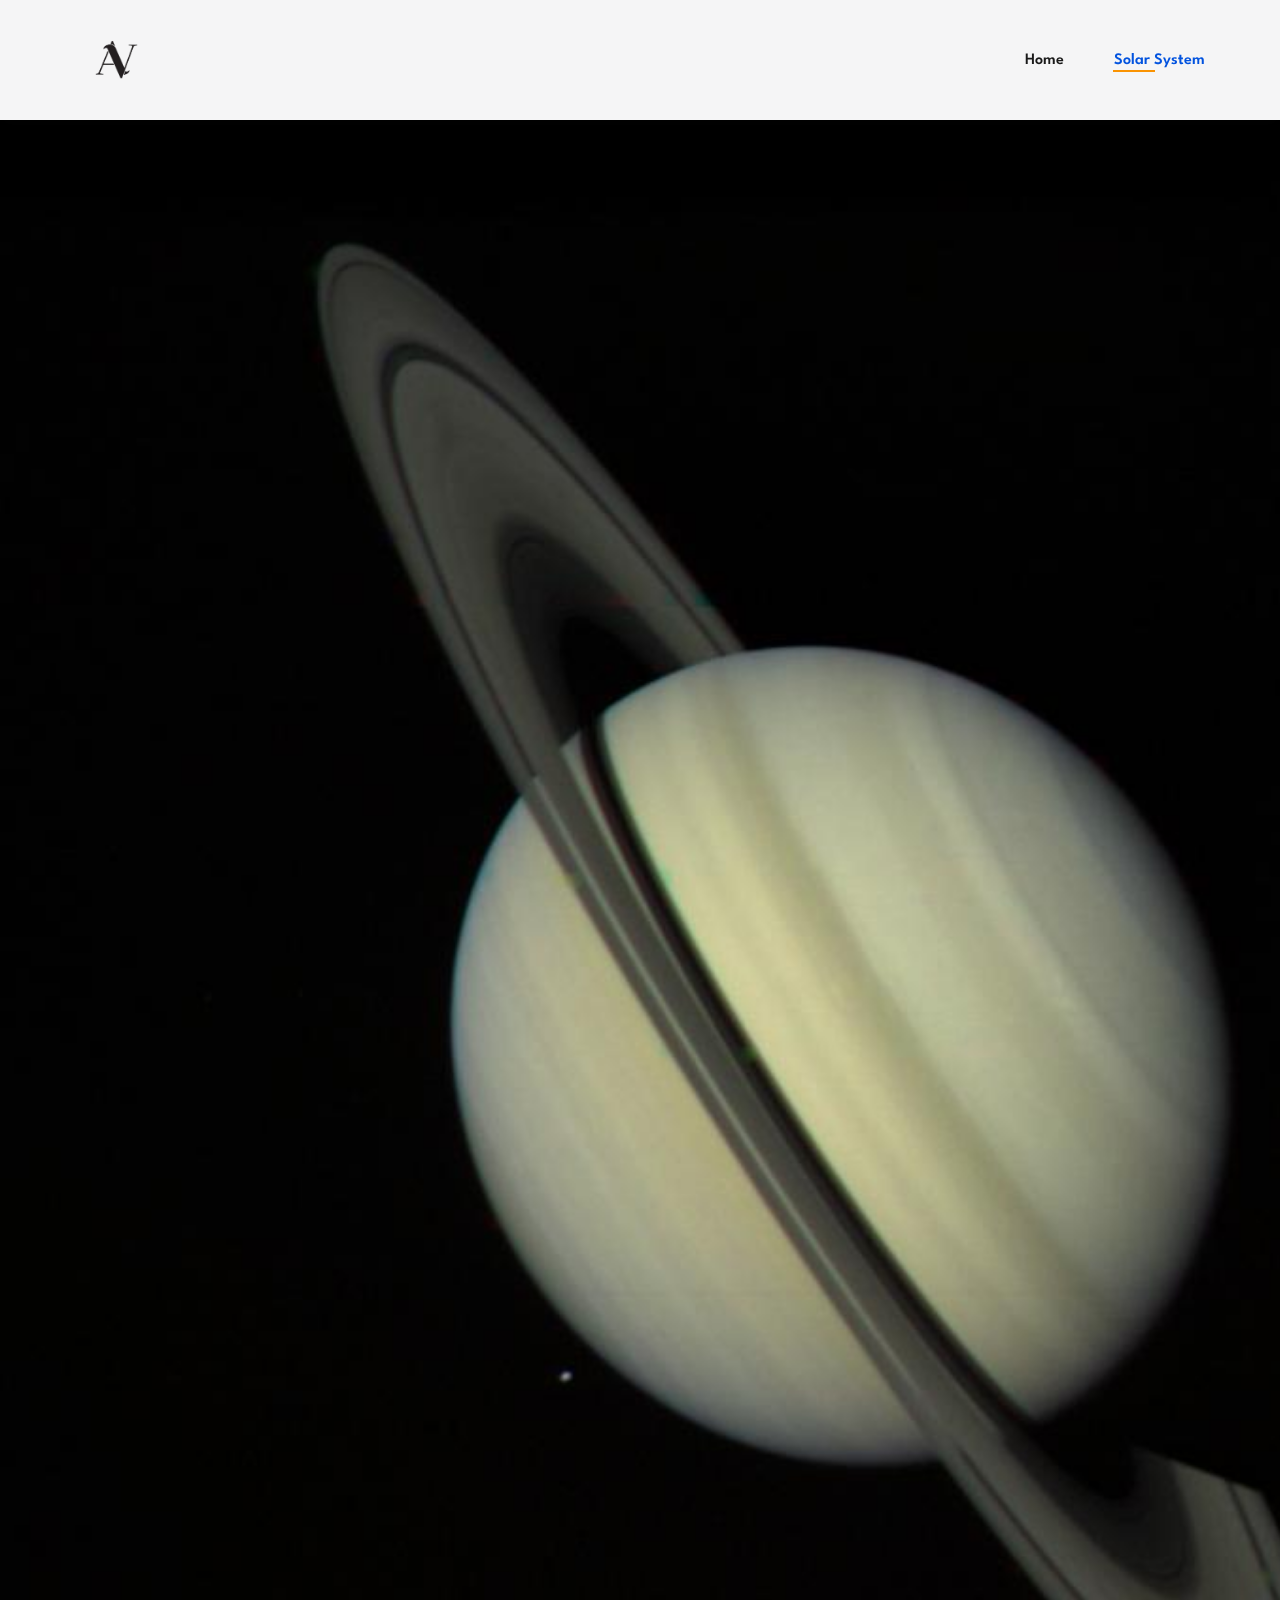
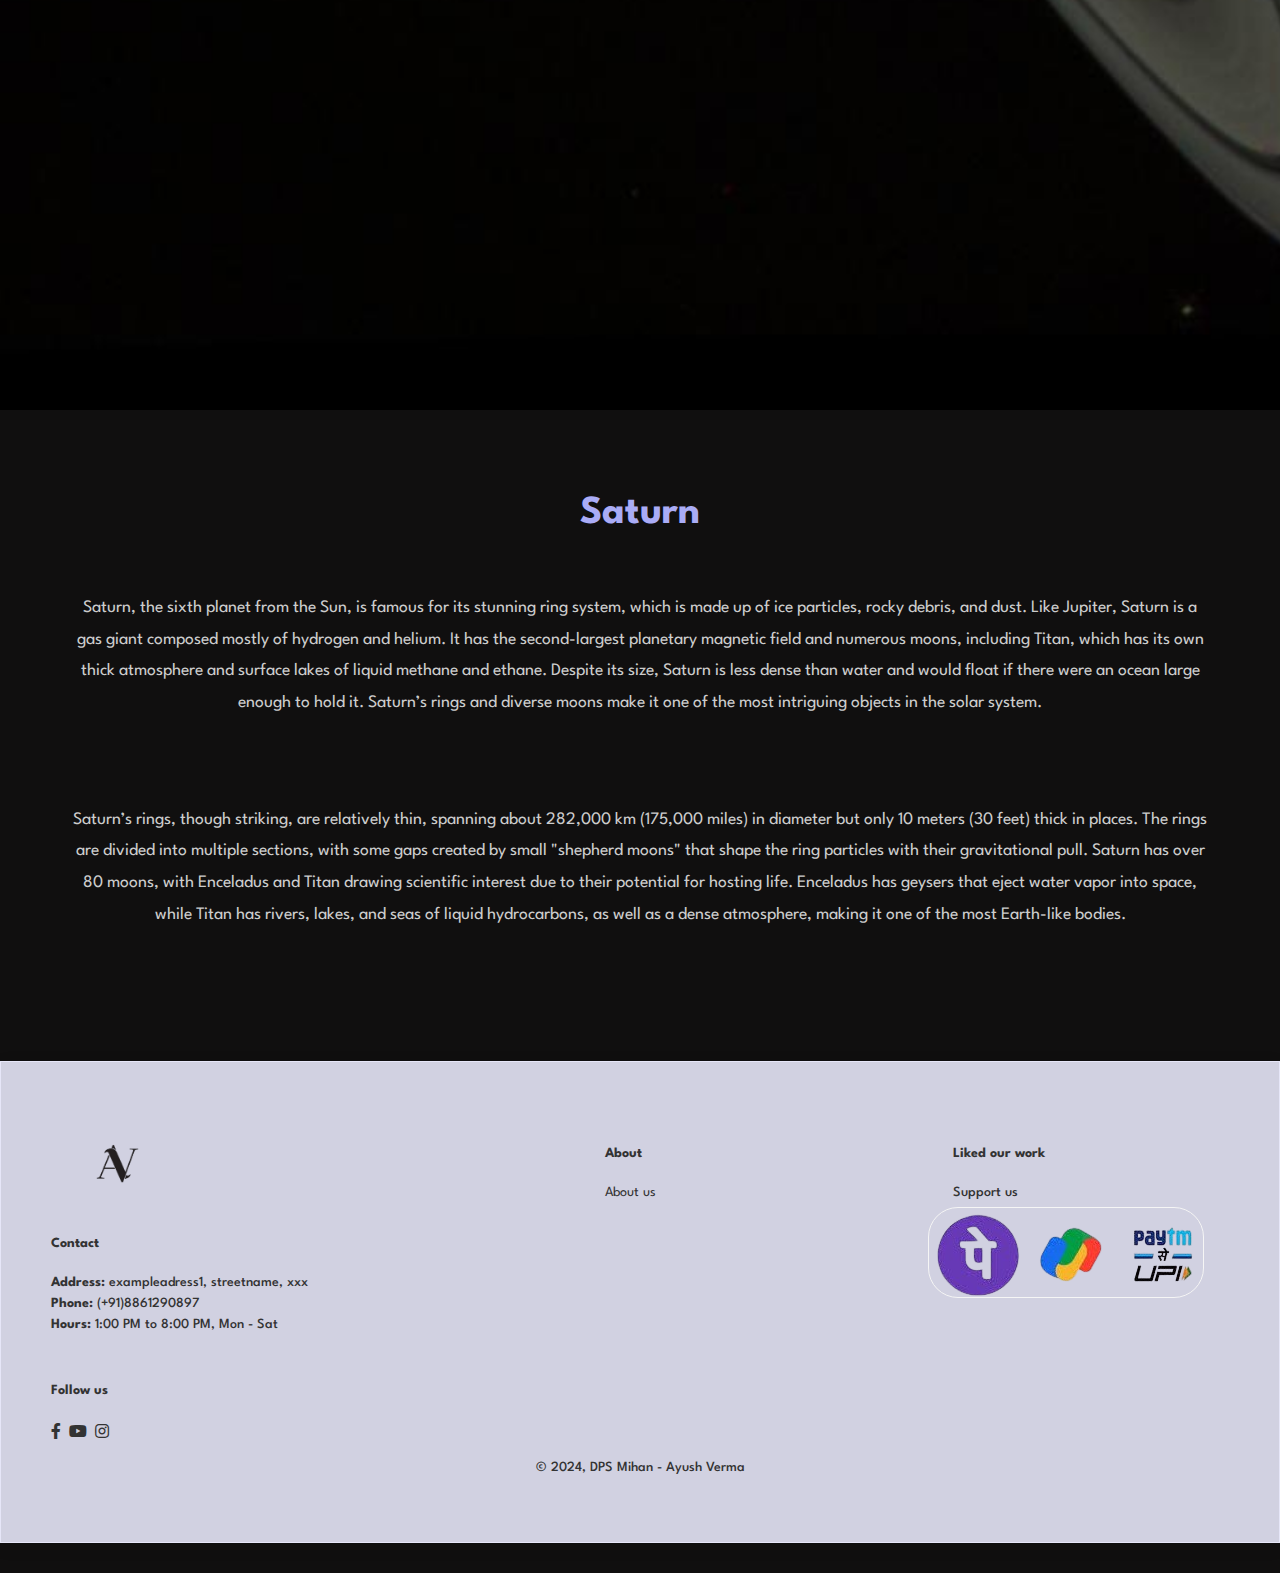
<file: saturn.html>
<!DOCTYPE html>
<html lang="en">
<head>
    <meta charset="UTF-8">
    <meta http-equiv="X-UA-Compatible" content="IE-Edge">
    <meta name="viewport" content="width=device-width, initial-scale=1.0">
    <title>CTRL+ALT+DESIGN</title>
    <link rel="stylesheet" href="https://pro.fontawesome.com/releases/v5.15.4/css/all.css" />
    <link rel="stylesheet" href="style.css">
</head>

<body class="body-pro">

    <section id="header">  
        <a href="#"><img src="img/logo.png" class="logo" alt=""></a> 

        <div> 
            <ul id="navbar">
                <li><a href="index.html">Home</a></li>
                <li><a class = "active" href="sl.html">Solar System</a></li>
                <a href="#" id="close"><i class="far fa-times"></i></a>
            </ul>
        </div>

        <div id="mobile">
            <i id="bar" class="fas fa-bars"></i>
            
        </div>

    </section>     

    <section id="page-header-pro6">
    </section>

    <section id="product1" class="section-p1">
        <div class="pro-container">
            <h1>Saturn</h1>
            <p>Saturn, the sixth planet from the Sun, is famous for its stunning ring system, which is made up of ice particles, rocky debris, and dust. Like Jupiter, Saturn is a gas giant composed mostly of hydrogen and helium. It has the second-largest planetary magnetic field and numerous moons, including Titan, which has its own thick atmosphere and surface lakes of liquid methane and ethane. Despite its size, Saturn is less dense than water and would float if there were an ocean large enough to hold it. Saturn’s rings and diverse moons make it one of the most intriguing objects in the solar system.</p>
            <p>Saturn’s rings, though striking, are relatively thin, spanning about 282,000 km (175,000 miles) in diameter but only 10 meters (30 feet) thick in places. The rings are divided into multiple sections, with some gaps created by small "shepherd moons" that shape the ring particles with their gravitational pull. Saturn has over 80 moons, with Enceladus and Titan drawing scientific interest due to their potential for hosting life. Enceladus has geysers that eject water vapor into space, while Titan has rivers, lakes, and seas of liquid hydrocarbons, as well as a dense atmosphere, making it one of the most Earth-like bodies.</p>
        </div>
    </section>

    <footer class="section-p1">
        <div class="col">
            <img class="logo" src="img/logo.png" alt="">
            <h4>Contact</h4>
            <p><strong>Address:</strong> exampleadress1, streetname, xxx</p>
            <p><strong>Phone:</strong> (+91)8861290897</p>
            <p><strong>Hours:</strong> 1:00 PM to 8:00 PM, Mon - Sat </p>
            <div class="follow">
                <h4>Follow us</h4>
                <div class="icon">
                    <i class="fab fa-facebook-f"></i>
                    <i class="fab fa-youtube"></i>
                    <i class="fab fa-instagram"></i>
                </div>
            </div>
        </div>
        
        <div class="col">
        <h4>About</h4>
        <a href="#">About us</a>
        </div>

        <div class="colpay">
        <h4>Liked our work</h4>
        <p>Support us</p>
        <img class="pay" src="img/pay.png" alt="">
        </div>

        <div class="copyright">
            <p>© 2024, DPS Mihan - Ayush Verma</p>
        </div>
    </footer>

    <script src="script.js"></script>

</body>
</html>
</file>
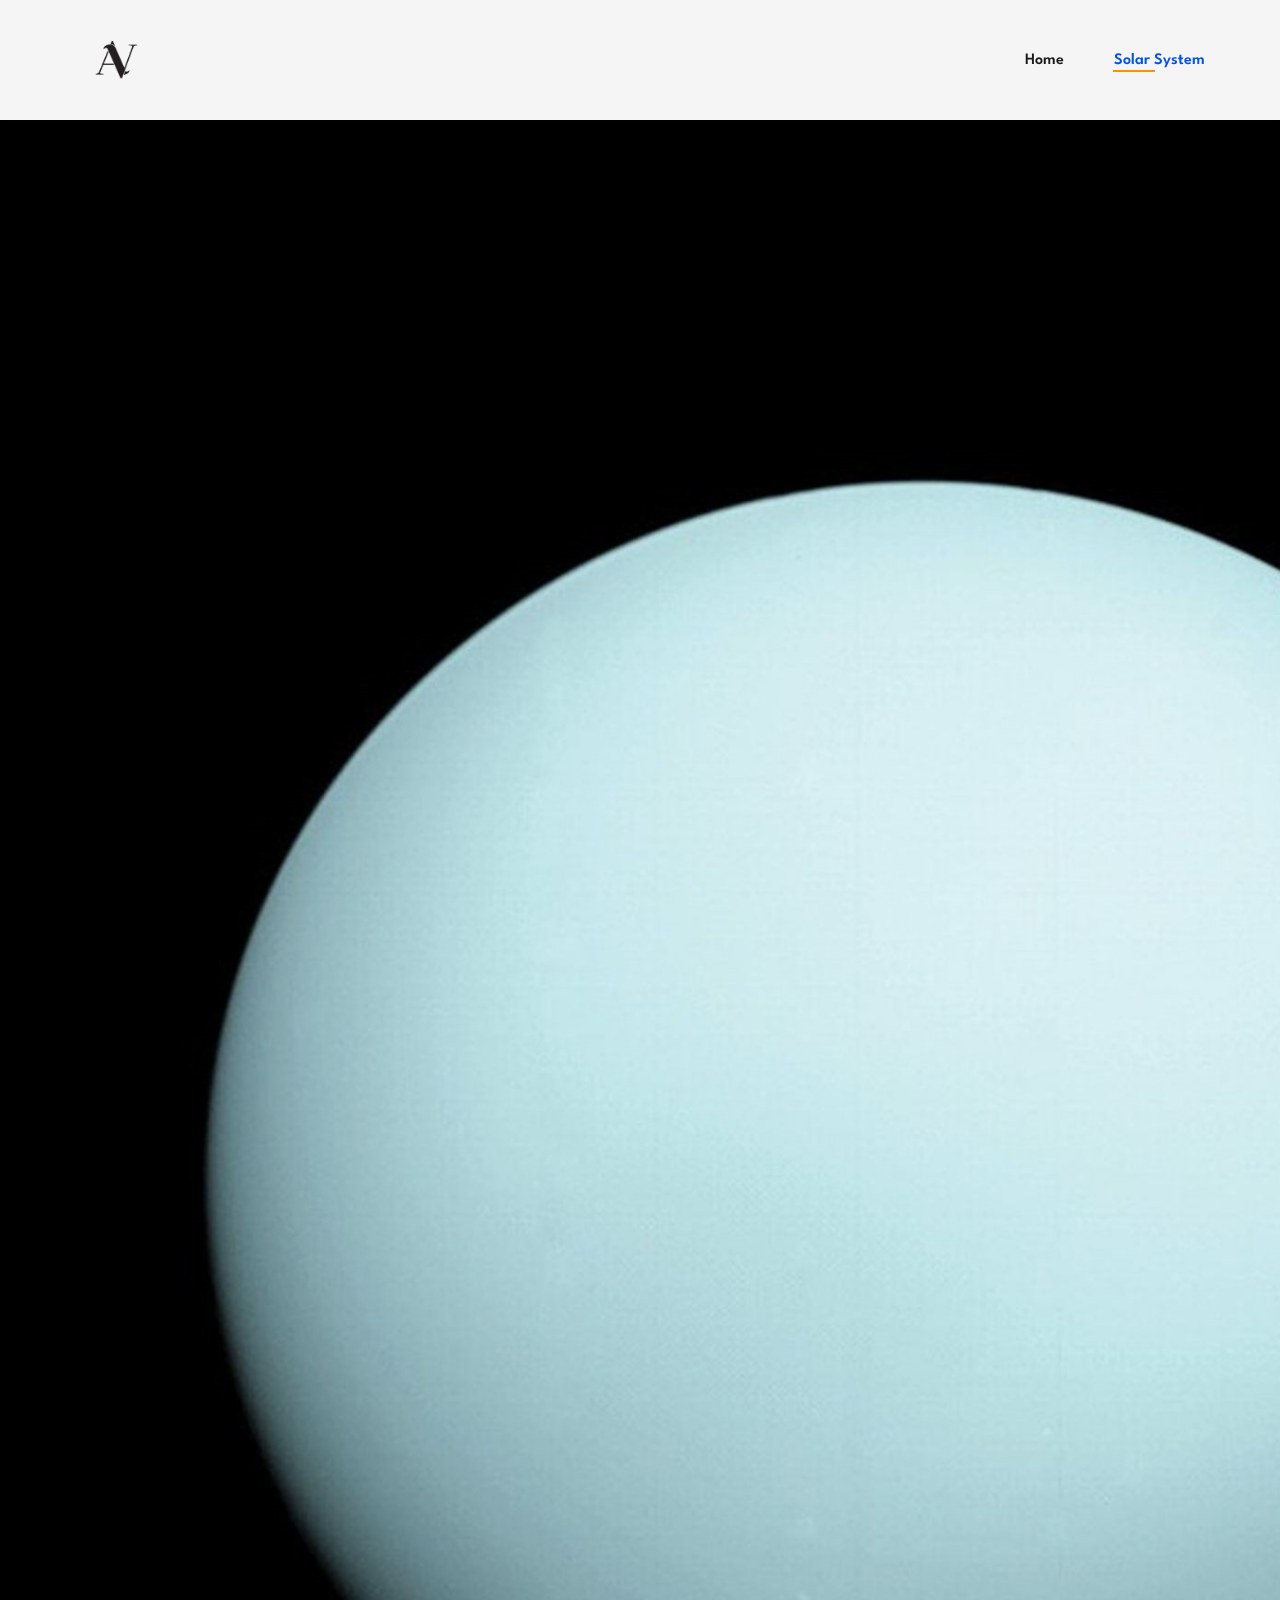
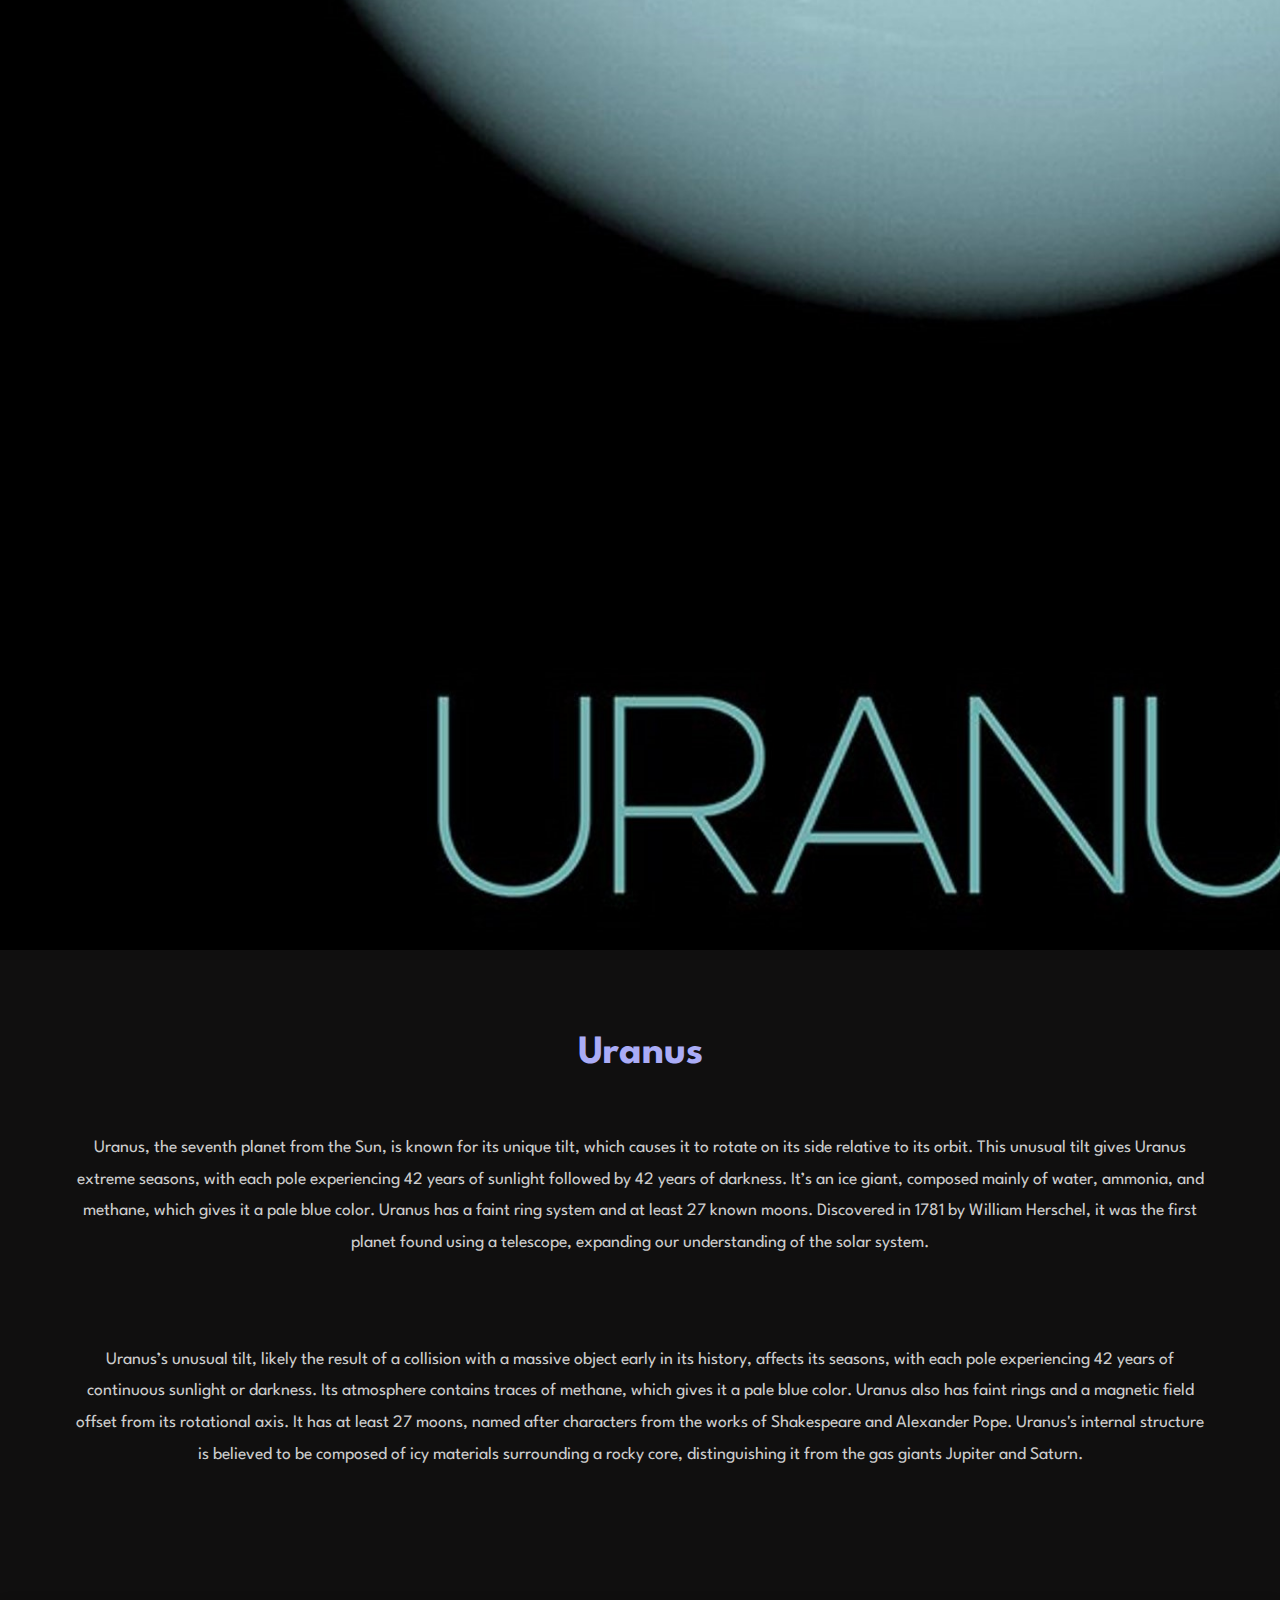
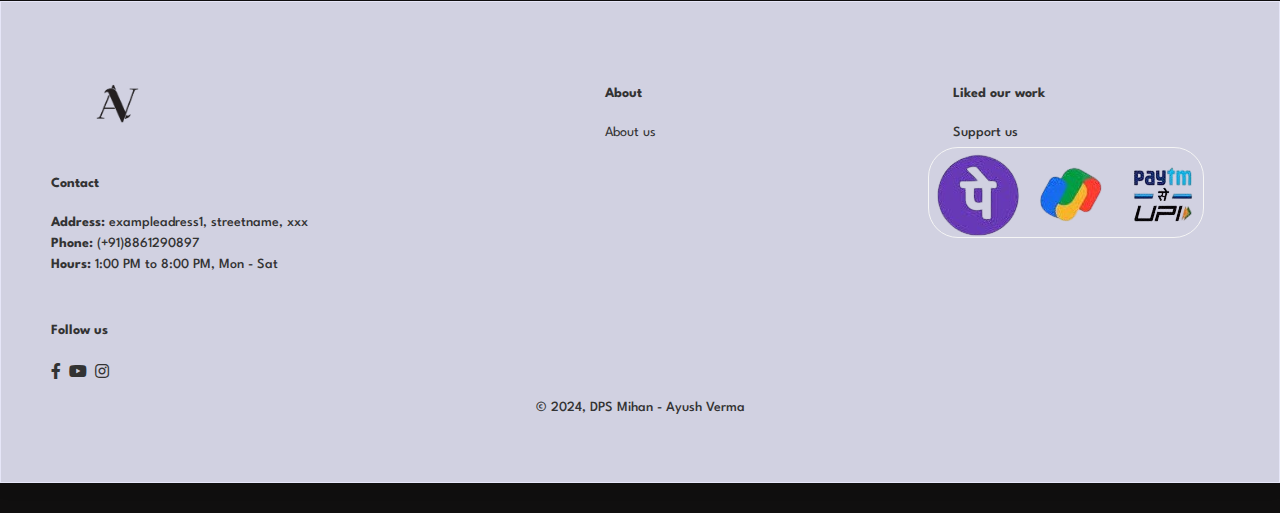
<file: uranus.html>
<!DOCTYPE html>
<html lang="en">
<head>
    <meta charset="UTF-8">
    <meta http-equiv="X-UA-Compatible" content="IE-Edge">
    <meta name="viewport" content="width=device-width, initial-scale=1.0">
    <title>CTRL+ALT+DESIGN</title>
    <link rel="stylesheet" href="https://pro.fontawesome.com/releases/v5.15.4/css/all.css" />
    <link rel="stylesheet" href="style.css">
</head>

<body class="body-pro">

    <section id="header">  
        <a href="#"><img src="img/logo.png" class="logo" alt=""></a> 

        <div> 
            <ul id="navbar">
                <li><a href="index.html">Home</a></li>
                <li><a class = "active" href="sl.html">Solar System</a></li>
                <a href="#" id="close"><i class="far fa-times"></i></a>
            </ul>
        </div>

        <div id="mobile">
            <i id="bar" class="fas fa-bars"></i>
            
        </div>

    </section>     

    <section id="page-header-pro7">
    </section>

    <section id="product1" class="section-p1">
        <div class="pro-container">
            <h1>Uranus</h1>
            <p>Uranus, the seventh planet from the Sun, is known for its unique tilt, which causes it to rotate on its side relative to its orbit. This unusual tilt gives Uranus extreme seasons, with each pole experiencing 42 years of sunlight followed by 42 years of darkness. It’s an ice giant, composed mainly of water, ammonia, and methane, which gives it a pale blue color. Uranus has a faint ring system and at least 27 known moons. Discovered in 1781 by William Herschel, it was the first planet found using a telescope, expanding our understanding of the solar system.</p>
            <p>Uranus’s unusual tilt, likely the result of a collision with a massive object early in its history, affects its seasons, with each pole experiencing 42 years of continuous sunlight or darkness. Its atmosphere contains traces of methane, which gives it a pale blue color. Uranus also has faint rings and a magnetic field offset from its rotational axis. It has at least 27 moons, named after characters from the works of Shakespeare and Alexander Pope. Uranus's internal structure is believed to be composed of icy materials surrounding a rocky core, distinguishing it from the gas giants Jupiter and Saturn.</p>
        </div>
    </section>

    <footer class="section-p1">
        <div class="col">
            <img class="logo" src="img/logo.png" alt="">
            <h4>Contact</h4>
            <p><strong>Address:</strong> exampleadress1, streetname, xxx</p>
            <p><strong>Phone:</strong> (+91)8861290897</p>
            <p><strong>Hours:</strong> 1:00 PM to 8:00 PM, Mon - Sat </p>
            <div class="follow">
                <h4>Follow us</h4>
                <div class="icon">
                    <i class="fab fa-facebook-f"></i>
                    <i class="fab fa-youtube"></i>
                    <i class="fab fa-instagram"></i>
                </div>
            </div>
        </div>
        
        <div class="col">
        <h4>About</h4>
        <a href="#">About us</a>
        </div>

        <div class="colpay">
        <h4>Liked our work</h4>
        <p>Support us</p>
        <img class="pay" src="img/pay.png" alt="">
        </div>

        <div class="copyright">
            <p>© 2024, DPS Mihan - Ayush Verma</p>
        </div>
    </footer>

    <script src="script.js"></script>

</body>
</html>
</file>
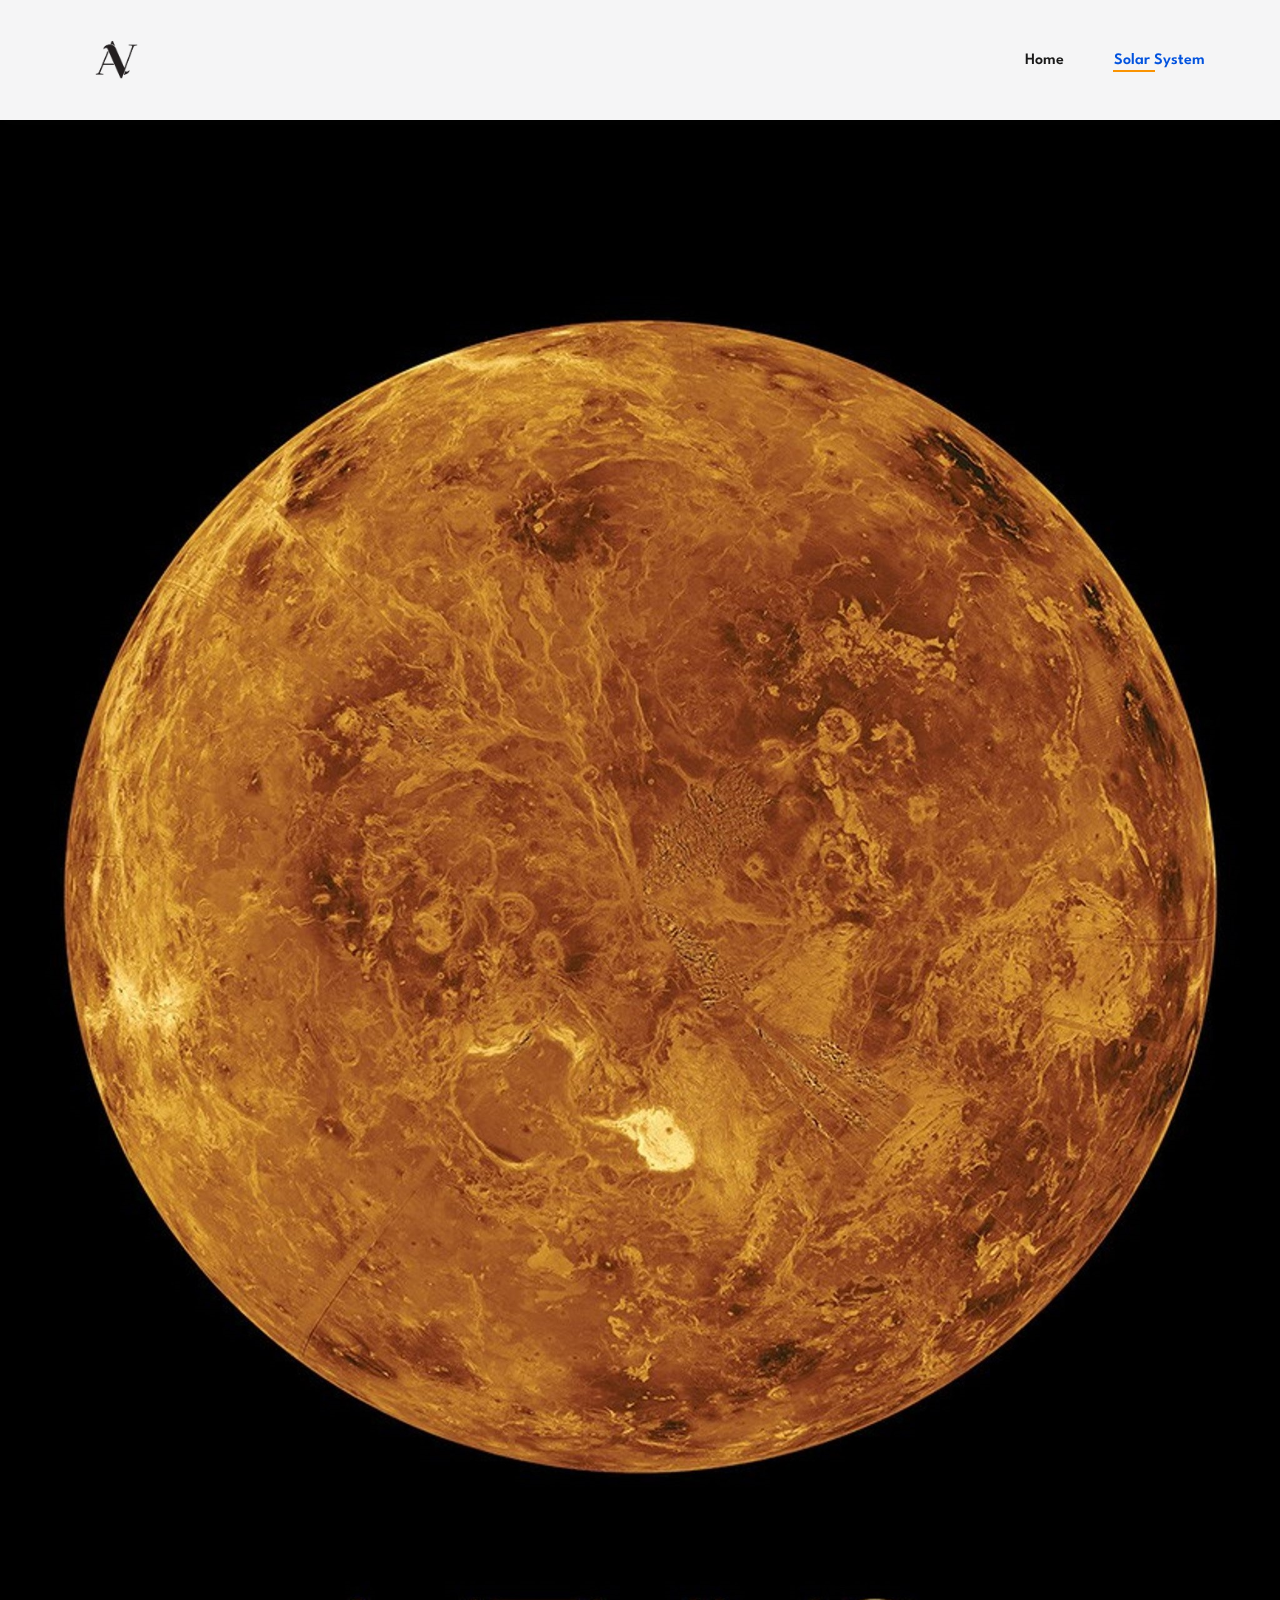
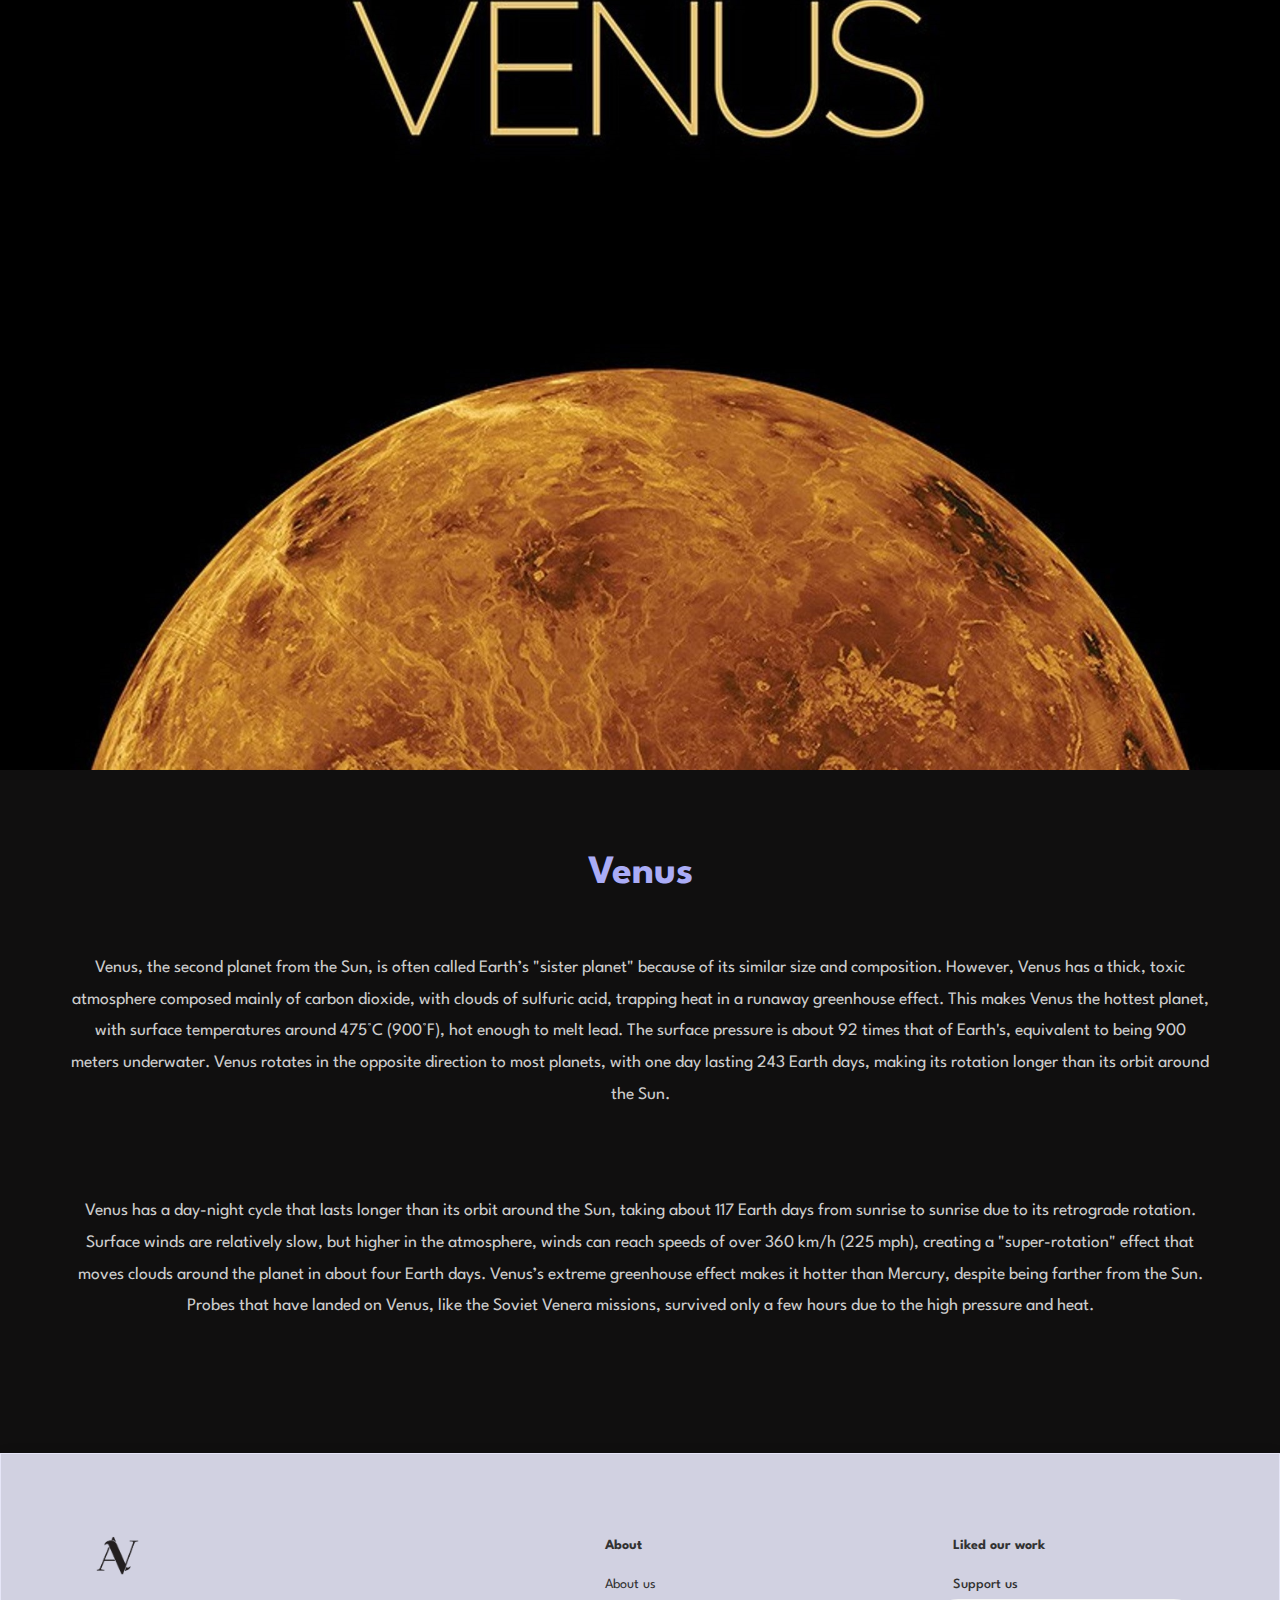
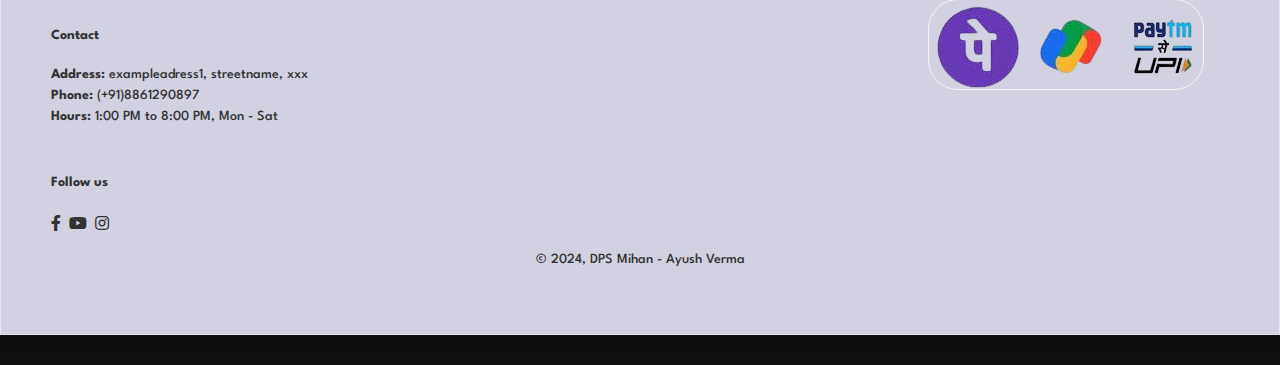
<file: venus.html>
<!DOCTYPE html>
<html lang="en">
<head>
    <meta charset="UTF-8">
    <meta http-equiv="X-UA-Compatible" content="IE-Edge">
    <meta name="viewport" content="width=device-width, initial-scale=1.0">
    <title>CTRL+ALT+DESIGN</title>
    <link rel="stylesheet" href="https://pro.fontawesome.com/releases/v5.15.4/css/all.css" />
    <link rel="stylesheet" href="style.css">
</head>

<body class="body-pro">

    <section id="header">  
        <a href="#"><img src="img/logo.png" class="logo" alt=""></a> 

        <div> 
            <ul id="navbar">
                <li><a href="index.html">Home</a></li>
                <li><a class = "active" href="sl.html">Solar System</a></li>
                <a href="#" id="close"><i class="far fa-times"></i></a>
            </ul>
        </div>

        <div id="mobile">
            <i id="bar" class="fas fa-bars"></i>
            
        </div>

    </section>     

    <section id="page-header-pro2">
    </section>

    <section id="product1" class="section-p1">
        <div class="pro-container">
            <h1>Venus</h1>
            <p>Venus, the second planet from the Sun, is often called Earth’s "sister planet" because of its similar size and composition. However, Venus has a thick, toxic atmosphere composed mainly of carbon dioxide, with clouds of sulfuric acid, trapping heat in a runaway greenhouse effect. This makes Venus the hottest planet, with surface temperatures around 475°C (900°F), hot enough to melt lead. The surface pressure is about 92 times that of Earth's, equivalent to being 900 meters underwater. Venus rotates in the opposite direction to most planets, with one day lasting 243 Earth days, making its rotation longer than its orbit around the Sun.</p>
            <p>Venus has a day-night cycle that lasts longer than its orbit around the Sun, taking about 117 Earth days from sunrise to sunrise due to its retrograde rotation. Surface winds are relatively slow, but higher in the atmosphere, winds can reach speeds of over 360 km/h (225 mph), creating a "super-rotation" effect that moves clouds around the planet in about four Earth days. Venus’s extreme greenhouse effect makes it hotter than Mercury, despite being farther from the Sun. Probes that have landed on Venus, like the Soviet Venera missions, survived only a few hours due to the high pressure and heat.</p>
        </div>
    </section>

    <footer class="section-p1">
        <div class="col">
            <img class="logo" src="img/logo.png" alt="">
            <h4>Contact</h4>
            <p><strong>Address:</strong> exampleadress1, streetname, xxx</p>
            <p><strong>Phone:</strong> (+91)8861290897</p>
            <p><strong>Hours:</strong> 1:00 PM to 8:00 PM, Mon - Sat </p>
            <div class="follow">
                <h4>Follow us</h4>
                <div class="icon">
                    <i class="fab fa-facebook-f"></i>
                    <i class="fab fa-youtube"></i>
                    <i class="fab fa-instagram"></i>
                </div>
            </div>
        </div>
        
        <div class="col">
        <h4>About</h4>
        <a href="#">About us</a>
        </div>

        <div class="colpay">
        <h4>Liked our work</h4>
        <p>Support us</p>
        <img class="pay" src="img/pay.png" alt="">
        </div>

        <div class="copyright">
            <p>© 2024, DPS Mihan - Ayush Verma</p>
        </div>
    </footer>

    <script src="script.js"></script>

</body>
</html>
</file>
<file: style.css>
@import url("https://fonts.googleapis.com/css2?family=Spartan:wght@100;200;300;400;500;600;700;800;900&display=swap");
* {
  margin: 0;
  padding: 0;
  box-sizing: border-box;
  font-family: "Spartan", sans-serif;
}



.maintenance{
    align-items: center;
    text-align: center;
    font-weight: 500;
    padding-bottom: 1000px;
}

.logo {
    max-height: 80px;
}

h1 {
    font-size: 64px;
    line-height: 1.2;
}

h2 {
    font-size: 36px;
    line-height: 1.5;
}


h4 {
    font-size: 20px;
    line-height: 64px;
    color: #222;
} 

h6 {
    font-weight: 700;
    font-size: 12px;
} 

p {
    font-size: 16px;
    margin: 15px 0 20px 0;
    color: #465b52;
}
 
.section-p1 {
    padding: 60px 50px;
    color: #f1f1f1;
}

 
.section-m1 {
    margin: 40px 0;
}

body{
    width: 100%;
}

.body-sl{
    width: 100%;
    background-color: #d9dce9;
}

.body-pro{
    width: 100%;
    background-color: #100f0f;
}


#cart table{
    width: 100%;
    border-collapse: collapse;
    table-layout: fixed;
    white-space: nowrap;
}

#cart table img{
    width: 70px;
}

#cart table td:nth-child(1){
    width: 100px;
    text-align: center;
}

#cart table td:nth-child(2){
    width: 250px;
    text-align: center;
}

#cart table td:nth-child(3){
    width: 150px;
    text-align: center;
}

#cart table td:nth-child(4),
#cart table td:nth-child(5),
#cart table td:nth-child(6),
#cart table td:nth-child(7)
{
    width: 150px;
    text-align: center;
}

#cart table td:nth-child(6) input{
    width: 70px;
    padding: 10px 5px 10px 15px;
}

#cart table thead{
    border: 1px solid #e2e9e1;
    border-left: none;
    border-right: none;
}

#cart table thead td{
    font-weight: 700;
    text-transform: uppercase;
    font-size: 13px;
    padding: 18px 0;
}

#cart table tbody tr td{
    padding-top: 15px;
}

#cart table tbody td{
    font-size: 13px;
}

#total-price {
    font-size: 1.3em;
    margin-top: 14px;
    font-weight: bold;
    text-align: right;
}

#chck {
    background: #009619;
    color: #fff;
    border: 1px solid black;
    padding: 12px 28px;
    border-radius: 50px;
    font-size: 16px;  
    cursor: pointer;
    margin-bottom: 30px; 
    align-items: right;
    position: relative;
    left: 1380px;
}

#header {
    display: flex;
    align-items: center;
    justify-content: space-between;
    padding: 18px 50px;
    background-color: #f8f8f9fc;
    box-shadow: 0 5px 15px rgba(32, 32, 32, 0.06);
    z-index: 999;
    position: sticky;
    top: 0;
    left: 0;
}

#navbar{
    display: flex;
    align-items: center;
    justify-content: space-between;
}

#navbar li{
    list-style: none;
    padding: 0 25px;
    position: relative;
}    

#navbar li a{
    text-decoration: none;
    font-size: 16px;
    font-weight: 600;
    color: #1a1a1a;
    transition: 0.3s ease;
}

#navbar li a:hover,
#navbar li a.active{
    color: #0253df;
}

#navbar li a.active::after,
#navbar li a:hover::after{
    content: "";
    position: absolute;
    width: 30%;
    height: 2px;
    background: #fa9302;
    bottom: -4px;
    left: 24px;
    transition: 0.3s;
}

#mobile{
    display: none;
    align-items: center;
}


#hero {
    background-image: url("img/img.png");
    background-color: #0B0E13; /* Deep midnight blue as fallback */
    height: 120vh;
    background-size: cover;
    background-position: center;
    background-repeat: no-repeat;
    display: flex;
    flex-direction: column;
    justify-content: center;
    align-items: center;
    text-align: center;
    position: relative;
    overflow: hidden;
    margin: 0;
}

#hero::before {
    content: '';
    position: absolute;
    top: 0;
    left: 0;
    width: 100%;
    height: 100%;
    background: linear-gradient(to top right, rgba(0, 0, 0, 0.7), rgba(0, 0, 0, 0.1));
    pointer-events: none;
    z-index: 1;
}

.stars {
    position: absolute;
    top: 0;
    left: 0;
    width: 100%;
    height: 100%;
    overflow: hidden;
    pointer-events: none;
    z-index: 1;
}

.stars::before {
    content: '';
    position: absolute;
    top: 0;
    left: 0;
    width: 300%;
    height: 300%;
    background: radial-gradient(circle, rgba(255, 255, 255, 0.8) 1.5px, transparent 1.5px),
                radial-gradient(circle, rgba(255, 255, 255, 0.5) 1px, transparent 1px),
                radial-gradient(circle, rgba(255, 255, 255, 0.3) 0.7px, transparent 0.7px);
    background-size: 60px 60px, 80px 80px, 120px 120px;
    animation: star-move 60s linear infinite;
    filter: blur(0.5px);
}

.stars::after {
    content: '';
    position: absolute;
    top: 0;
    left: 0;
    width: 300%;
    height: 300%;
    background: radial-gradient(circle, rgba(255, 255, 255, 0.6) 1px, transparent 1px),
                radial-gradient(circle, rgba(255, 255, 255, 0.4) 0.5px, transparent 0.5px);
    background-size: 40px 40px, 70px 70px;
    animation: star-move 90s linear infinite;
}

@keyframes star-move {
    from {
        transform: translate(0, 0);
    }
    to {
        transform: translate(-20%, -20%);
    }
}

.flicker-text1 {
    font-size: 3rem;
    color: #8e8c8c;
    text-shadow: 0 0 10px rgba(244, 242, 242, 0.9),
                 0 0 20px rgba(132, 129, 129, 0.7),
                 0 0 30px rgba(43, 42, 42, 0.5);
    animation: flicker 3s infinite;
    z-index: 2;
}

@keyframes flicker {
    0%, 18%, 22%, 25%, 53%, 57%, 100% {
        opacity: 1;
        text-shadow: 0 0 10px rgba(255, 255, 255, 0.9),
                     0 0 20px rgba(255, 255, 255, 0.7),
                     0 0 30px rgba(255, 255, 255, 0.5);
    }
    20%, 24%, 55% {
        opacity: 0.5;
        text-shadow: none;
    }
}

.flicker-text2 {
    font-size: 4rem;
    color: #8e8c8c;
    text-shadow: 0 0 10px rgba(244, 242, 242, 0.9),
                 0 0 20px rgba(132, 129, 129, 0.7),
                 0 0 30px rgba(43, 42, 42, 0.5);
    animation: flicker 3s infinite;
    z-index: 2;
}

@keyframes flicker {
    0%, 18%, 22%, 25%, 53%, 57%, 100% {
        opacity: 1;
        text-shadow: 0 0 10px rgba(255, 255, 255, 0.9),
                     0 0 20px rgba(255, 255, 255, 0.7),
                     0 0 30px rgba(255, 255, 255, 0.5);
    }
    20%, 24%, 55% {
        opacity: 0.5;
        text-shadow: none;
    }
}

@keyframes flicker {
    0%, 18%, 22%, 25%, 53%, 57%, 100% {
        opacity: 1;
        text-shadow: 0 0 10px rgba(255, 255, 255, 0.9),
                     0 0 20px rgba(255, 255, 255, 0.7),
                     0 0 30px rgba(255, 255, 255, 0.5);
    }
    20%, 24%, 55% {
        opacity: 0.5;
        text-shadow: none;
    }
}


#hero h1, #hero h2, #hero .btn {
    position: relative;
    color: white;
    z-index: 1;
    padding-bottom: 10px;
}

.btn {
    padding: 12px 28px;
    border: 1px solid white;
    background-color: transparent;
    font-size: 18px;
    font-weight: bold;
    border-radius: 50px;
    text-transform: uppercase;
    box-shadow: none;
    transition: 0.2s;
    text-decoration: none;
}

.btn:hover {
    background-color: transparent;
    font-size: 21px;
    border-radius: 60px;
}

#product1{
    text-align: center;
}

#product1 h2{
    padding-top: 20px;
}

#product1 .cap{
    font-size: 40px;
}

#product1 .lack{
    font-size: 20px;
}

#product1 p{
    padding-bottom: 20px;
}

#product1 .pro-container{
    display: flex;
    justify-content: center;
    gap: 20px;
    padding: 20px;
    flex-wrap: wrap;
    margin: auto;
    text-align: center;
}

#product1 .pro-container h1 {
    font-size: 2.5rem;
    color: #aaacf6;
    margin-bottom: 20px;
}

#product1 .pro-container p {
    font-size: 1.1rem;
    color: #ccc;
    line-height: 1.8;
    margin-bottom: 30px;
}

#product1 .pro-container img {
    max-width: 100%;
    border-radius: 8px;
    margin-top: 20px;
}

#product1 .pro {
    width: 45%;
    min-width: 250px;
    padding: 10px 12px;
    border: 1px solid #393838;
    border-radius: 25px;
    cursor: pointer;
    box-shadow: 20px 20px 30px rgba(0, 0, 0, 0.02);
    margin: 15px 0;
    transition: 0.2s ease;
    position: relative;
}

#product1 .pro img{    
    width: 100%;
    max-width: 100%;
    border-radius: 20px;
    height: auto;
    aspect-ratio: 16/9;
    object-fit: cover;
}

#product1 .pro:hover{
    box-shadow: 20px 20px 30px rgba(0, 0, 0, 0.06);
}

#product1 .pro .des{
    text-align: start;
    padding: 10px 0;
}

#product1 .pro .des span{
    color: #060603;
    font-size: 16px;
}

#product1 .pro .des h5{
    padding-top: 5px;
    color: #1a1a1a;
    font-size: 20px;
}

#product1 .pro .des i{
    font-size: 14px;
    color: rgb(243, 181, 25)
}

#product1 .pro .des h4{
    padding: 4px;
    font-size: 18px;
    font-weight: 700;
    color: #088178;
}

#product1 .pro .rocket{
    width: 40px;
    height: 40px;
    line-height: 40px;
    border-radius: 50px;
    background-color: #cdd0cd53;
    font-weight: 500;
    color: #000000;
    border: 1px solid #181818;
    position: absolute;
    bottom: 30px;
    right: 30px;
}

#product1 .pro .cart:hover{
    width: 45px;
    height: 45px;
    border-radius: 70px;
    line-height: 45px;
}

footer{
    display: flex;
    flex-wrap: wrap;
    justify-content: space-between;
    background-color: #e9e9fbe4;
    padding: 40px 80px;
    box-shadow: 0 4px 15px rgba(0, 0, 0, 0.1);
    width: 100%;
    margin: 0 auto 30px auto;
    border: 1px solid #e9e9fbe4;
    position: relative;
}

footer .col{
    display: flex;
    flex-direction: column;
    align-items: flex-start;
    margin-bottom: 20px;
}

footer .logo{
    margin-bottom: 10px;
}

footer h4{
    font-size: 14px;
    color: #333333;
}

footer p{
    font-size: 14px;
    font-weight: 500;
    margin: 0 0 8px 0;
    color: #333333;
}

footer a{
    font-size: 14px;
    text-decoration: none;
    font-weight: 400;
    margin-bottom: 10px;
    color: #333333;
}

footer .follow{
    margin-top: 20px;
}

footer .follow i{
    padding-right: 4px;
    cursor: pointer;
    color: #333333
}

footer .follow i:hover,
footer a:hover{
    color: #088178;
    transition: 0.2 ease-in;
}

footer .copyright{
    width: 100%;
    text-align: center;
    color: #666666;
}

footer .colpay img{
    padding-top: 5px;
    position: relative;
    right: 25px;
    border: 1px solid #f5f5f5;
    border-radius: 30px;
}

#page-header{
    background-image: url('img/sl.jpg');
    width: 100%;
    height: 120vh;
    background-size: cover;
    display: flex;
    justify-content: top;
    text-align: center;
    flex-direction: column;
    padding-top: 20px;
}

#page-header h1{
    color: #fff;
}

#page-header-pro1{
    background-image: url('img/pro.png');
    width: 100%;
    height: 120vh;
    background-size: cover;
    display: flex;
    justify-content: top;
    text-align: center;
    flex-direction: column;
    padding-top: 20px;
}

#page-header-pro1 h1{
    color: rgb(249, 246, 246);
}

#page-header-pro2{
    background-image: url('img/pro2.png');
    width: 100%;
    height: 250vh;
    background-size: contain;
    display: flex;
    justify-content: top;
    text-align: center;
    flex-direction: column;
    padding-top: 20px;
}

#page-header-pro2 h1{
    color: rgb(249, 246, 246);
}

#page-header-pro3{
    background-image: url('img/pro3.png');
    width: 100%;
    height: 200vh;
    background-size: cover;
    display: flex;
    justify-content: top;
    text-align: center;
    flex-direction: column;
    padding-top: 20px;
}

#page-header-pro3 h1{
    color: rgb(249, 246, 246);
}

#page-header-pro4{
    background-image: url('img/pro4.png');
    width: 100%;
    height: 120vh;
    background-size: cover;
    display: flex;
    justify-content: top;
    text-align: center;
    flex-direction: column;
    padding-top: 20px;
}

#page-header-pro4 h1{
    color: rgb(249, 246, 246);
}

#page-header-pro5{
    background-image: url('img/pro5.png');
    width: 100%;
    height: 120vh;
    background-size: cover;
    display: flex;
    justify-content: top;
    text-align: center;
    flex-direction: column;
    padding-top: 20px;
}

#page-header-pro5 h1{
    color: rgb(249, 246, 246);
}

#page-header-pro6{
    background-image: url('img/pro6.png');
    width: 100%;
    height: 210vh;
    background-size: cover;
    display: flex;
    justify-content: top;
    text-align: center;
    flex-direction: column;
    padding-top: 20px;
}

#page-header-pro6 h1{
    color: rgb(249, 246, 246);
}

#page-header-pro7{
    background-image: url('img/pro7.png');
    width: 100%;
    height: 270vh;
    background-size: cover;
    display: flex;
    justify-content: top;
    text-align: center;
    flex-direction: column;
    padding-top: 20px;
}

#page-header-pro7 h1{
    color: rgb(249, 246, 246);
}

#page-header-pro8{
    background-image: url('img/pro8.png');
    width: 100%;
    height: 120vh;
    background-size: cover;
    display: flex;
    justify-content: top;
    text-align: center;
    flex-direction: column;
    padding-top: 20px;
}

#page-header-pro8 h1{
    color: rgb(249, 246, 246);
}


#close{
    display:none;
}

#prodetails{
    display: flex;
    margin-top: 20px;
}

#prodetails .single-pro-image{
    width: 40%;
    margin-right: 50px;

}

.small-img-group{
    display: flex;
    justify-content: space-between;
}

.small-img-column{
    flex-basis: 24%;
    cursor: pointer;
}

#prodetails .single-pro-details{
    width: 50%;
    padding-top: 30px;
}

#prodetails .single-pro-details h4{
    padding: 5px 0 5px 0;
    line-height: 58px;
}

#prodetails .single-pro-details h2{
    font-size: 30px;
}

#prodetails .single-pro-details select{
    display: block;
    padding: 10px 10px;
    margin-bottom: 10px;
}

#prodetails .single-pro-details input{
    width: 47px;
    height: 47px;
    padding-left: 10px;
    font-size: 16px;
    margin-right: 10px;
}

#prodetails .single-pro-details input:focus{
    outline: none;
}

#prodetails .single-pro-details button{
    background: #009619;
    color: #fff;
    border: 1px solid black;
    padding: 12px 28px;
    border-radius: 50px;
    font-size: 16px;  
    cursor: pointer; 
}

#prodetails .single-pro-details span{
    line-height: 25px;
}

@media (max-width:799px){
    #navbar{
        display:flex;
        flex-direction: column;
        align-items: flex-start;
        justify-content: flex-start;
        position: fixed;
        top: 0;
        right: -300px;
        height: 100vh;
        width: 250px;
        background-color: #E3E6F3;
        box-shadow: 0 40px 60px rgba(0, 0, 0, 0.1);
        padding: 80px 0 0 10px;
        transition: 0.3s;
    }

    #navbar.active{
        right: 0px;

    }

    #navbar li a.active::after,
    #navbar li a:hover::after{
    left: 25px;
    }

    #navbar li{
        margin-bottom: 25px;

    }

    #mobile{
        display: flex;
        align-items: center;
    }

    #mobile i{
        color:#1a1a1a;
        font-size: 24px;
        padding-left: 20px;
    }

    #close{
        position: absolute;
        top: 30px;
        left: 32px;
        color: #222;
        font-size: 24px;
        display: initial;
    }

    #lg-bag{
        display: none;
    }

    #hero{
        height: 100vh;
        padding: 0 80px;
        background-position: top 30% left 90%;
    }

    #product1 .pro-container{
        justify-content: center;
    }

    #product1 .pro{
        margin: 7px;
    }

    footer {
        flex-direction: column;
        padding: 20px 20px;
        text-align: left; 
    }

    footer .col {
        width: 100%;
        margin-bottom: 20px;
    }

    footer .colpay img {
        right: 0;
        padding: 0;
        margin: 10px 0;
    }

    footer .copyright {
        padding-top: 20px;
        width: 100%;
        text-align: center;
    }

    #page-header{
        background-image: url('img/sl.jpg');
        background-size: cover;
        background-position: center;
        width: 100%;
        height: 30vh;
        display: flex;
        flex-direction: column;
        justify-content: flex-start;
        align-items: center;
        text-align: center;
        padding: 17px 20px 0 20px;
    }

    #page-header h1 {
        font-size: 55px;
        color: #fff;
        margin-top: 0;
    }

    #page-header-pro1{
        background-image: url('img/pro.png');
        background-size: cover;
        background-position: center;
        width: 100%;
        height: 30vh;
        display: flex;
        flex-direction: column;
        justify-content: flex-start;
        align-items: center;
        text-align: center;
        padding: 17px 20px 0 20px;
    }

    #page-header-pro1 h1 {
        font-size: 55px;
        color: #fff;
        margin-top: 0;
    }

    #page-header-pro2{
        background-image: url('img/pro2.png');
        background-size: cover;
        background-position: center;
        width: 100%;
        height: 67vh;
        display: flex;
        flex-direction: column;
        justify-content: flex-start;
        align-items: center;
        text-align: center;
        padding: 17px 20px 0 20px;
    }

    #page-header-pro2 h1 {
        font-size: 55px;
        color: #fff;
        margin-top: 0;
    }

    #page-header-pro3{
        background-image: url('img/pro3.png');
        background-size: cover;
        background-position: center;
        width: 100%;
        height: 45vh;
        display: flex;
        flex-direction: column;
        justify-content: flex-start;
        align-items: center;
        text-align: center;
        padding: 17px 20px 0 20px;
    }

    #page-header-pro3 h1 {
        font-size: 55px;
        color: #fff;
        margin-top: 0;
    }

    #page-header-pro4{
        background-image: url('img/pro4.png');
        background-size: cover;
        background-position: center;
        width: 100%;
        height: 30vh;
        display: flex;
        flex-direction: column;
        justify-content: flex-start;
        align-items: center;
        text-align: center;
        padding: 17px 20px 0 20px;
    }

    #page-header-pro4 h1 {
        font-size: 55px;
        color: #fff;
        margin-top: 0;
    }

    #page-header-pro5{
        background-image: url('img/pro5.png');
        background-size: cover;
        background-position: center;
        width: 100%;
        height: 30vh;
        display: flex;
        flex-direction: column;
        justify-content: flex-start;
        align-items: center;
        text-align: center;
        padding: 17px 20px 0 20px;
    }

    #page-header-pro5 h1 {
        font-size: 55px;
        color: #fff;
        margin-top: 0;
    }

    #page-header-pro6{
        background-image: url('img/pro6.png');
        background-size: cover;
        background-position: center;
        width: 100%;
        height: 50vh;
        display: flex;
        flex-direction: column;
        justify-content: flex-start;
        align-items: center;
        text-align: center;
        padding: 17px 20px 0 20px;
    }

    #page-header-pro6 h1 {
        font-size: 55px;
        color: #fff;
        margin-top: 0;
    }

    #page-header-pro7{
        background-image: url('img/pro7.png');
        background-size: cover;
        background-position: top;
        width: 100%;
        height: 75vh;
        display: flex;
        flex-direction: column;
        justify-content: flex-start;
        align-items: center;
        text-align: center;
        padding: 17px 20px 0 20px;
    }

    #page-header-pro7 h1 {
        font-size: 55px;
        color: #fff;
        margin-top: 0;
    }

    #page-header-pro8{
        background-image: url('img/pro8.png');
        background-size: cover;
        background-position: center;
        width: 100%;
        height: 35vh;
        display: flex;
        flex-direction: column;
        justify-content: flex-start;
        align-items: center;
        text-align: center;
        padding: 17px 20px 0 20px;
    }

    #page-header-pro8 h1 {
        font-size: 55px;
        color: #fff;
        margin-top: 0;
    }

    #prodetails {
        flex-direction: column;
    }


    #prodetails .single-pro-image {
        width: 100%;
        margin-right: 0px;
    }

    #prodetails .single-pro-image img {
        width: 100%;
        height: auto;
        aspect-ratio: 16/9;
        object-fit: cover;
    }


    .small-img-group {
        display: flex;
        justify-content: space-between;
        margin-top: 10px;
    }

    .small-img-column {
        flex-basis: 24%;
        cursor: pointer;
        padding: 5px;
    }

    .small-img-column img {
        width: 100%;
        height: auto;
        border: 1px solid #ddd;
        border-radius: 10px;
        aspect-ratio: 1/1; 
        object-fit: cover;
    }

    
    .small-img-column img:hover {
        border-color: #088178;
        transition: 0.3s;
    }

    #prodetails .single-pro-details {
        width: 100%;
    }

    .single-pro-details select{
        margin-bottom: 10px;
        border: 1px solid black;
    }

    .single-pro-details input{
        border: 1px solid black;
    }


}

@media (max-width: 477px){
    #header{
        padding: 10px 30px;
    }

    footer {
        display: block;
        text-align: left;
        padding: 20px 15px !important;
        width: 100%;
    }

    footer .col {
        width: 100%; 
        margin-bottom: 15px;
        text-align: left;
    }

    footer .col h4, 
    footer .col p, 
    footer .col a {
        font-size: 14px;
        line-height: 1.4;
        text-align: left; 
    }

    footer .colpay img {
        right: 0;
        padding: 0;
        margin: 15px 0;
        max-width: 100px;
    }

    footer .follow {
        margin-top: 15px;
    }

    footer .follow i {
        font-size: 18px;
        padding-right: 8px;
    }

    footer .copyright {
        padding-top: 15px;
        width: 100%;
        font-size: 12px;
        text-align: center;
    }

    #page-header {
        background-image: url('img/sl.jpg');
        background-size: cover;
        background-position: center;
        width: 100%;
        height: 30vh;
        display: flex;
        flex-direction: column;
        justify-content: flex-start;
        align-items: center;
        text-align: center;
        padding: 20px 20px 0 20px;
    }

    #page-header h1 {
        font-size: 24px;
        color: #fff;
        margin-top: 0;
    }

    #prodetails {
        display: flex;
        flex-direction: column;
        align-items: center;
    }

    .single-pro-image {
        width: 100%; 
        text-align: center;
    }

    .small-img-group {
        display: flex;               
        justify-content: space-between; 
        gap: 10px;                  
    }

    .small-img-column {
        flex: 1;                      
        max-width: 60px;               
    }

    .small-img-column img {
        width: auto !important;       
        height: 50px !important;      
        object-fit: fill !important; 
        border: 1px solid #ddd !important;
        border-radius: 5px !important;
        align-items: start;
    }

    .single-pro-details {
        padding: 15px;
        text-align: center; 
    }

    .single-pro-details select{
        margin-top: 10px;
        width: 100%;
        border: 1px solid black;
    }

    .single-pro-details input {
        margin-top: 10px;
        margin-bottom: 10px;
        width: 100%;
    }

}
</file>
